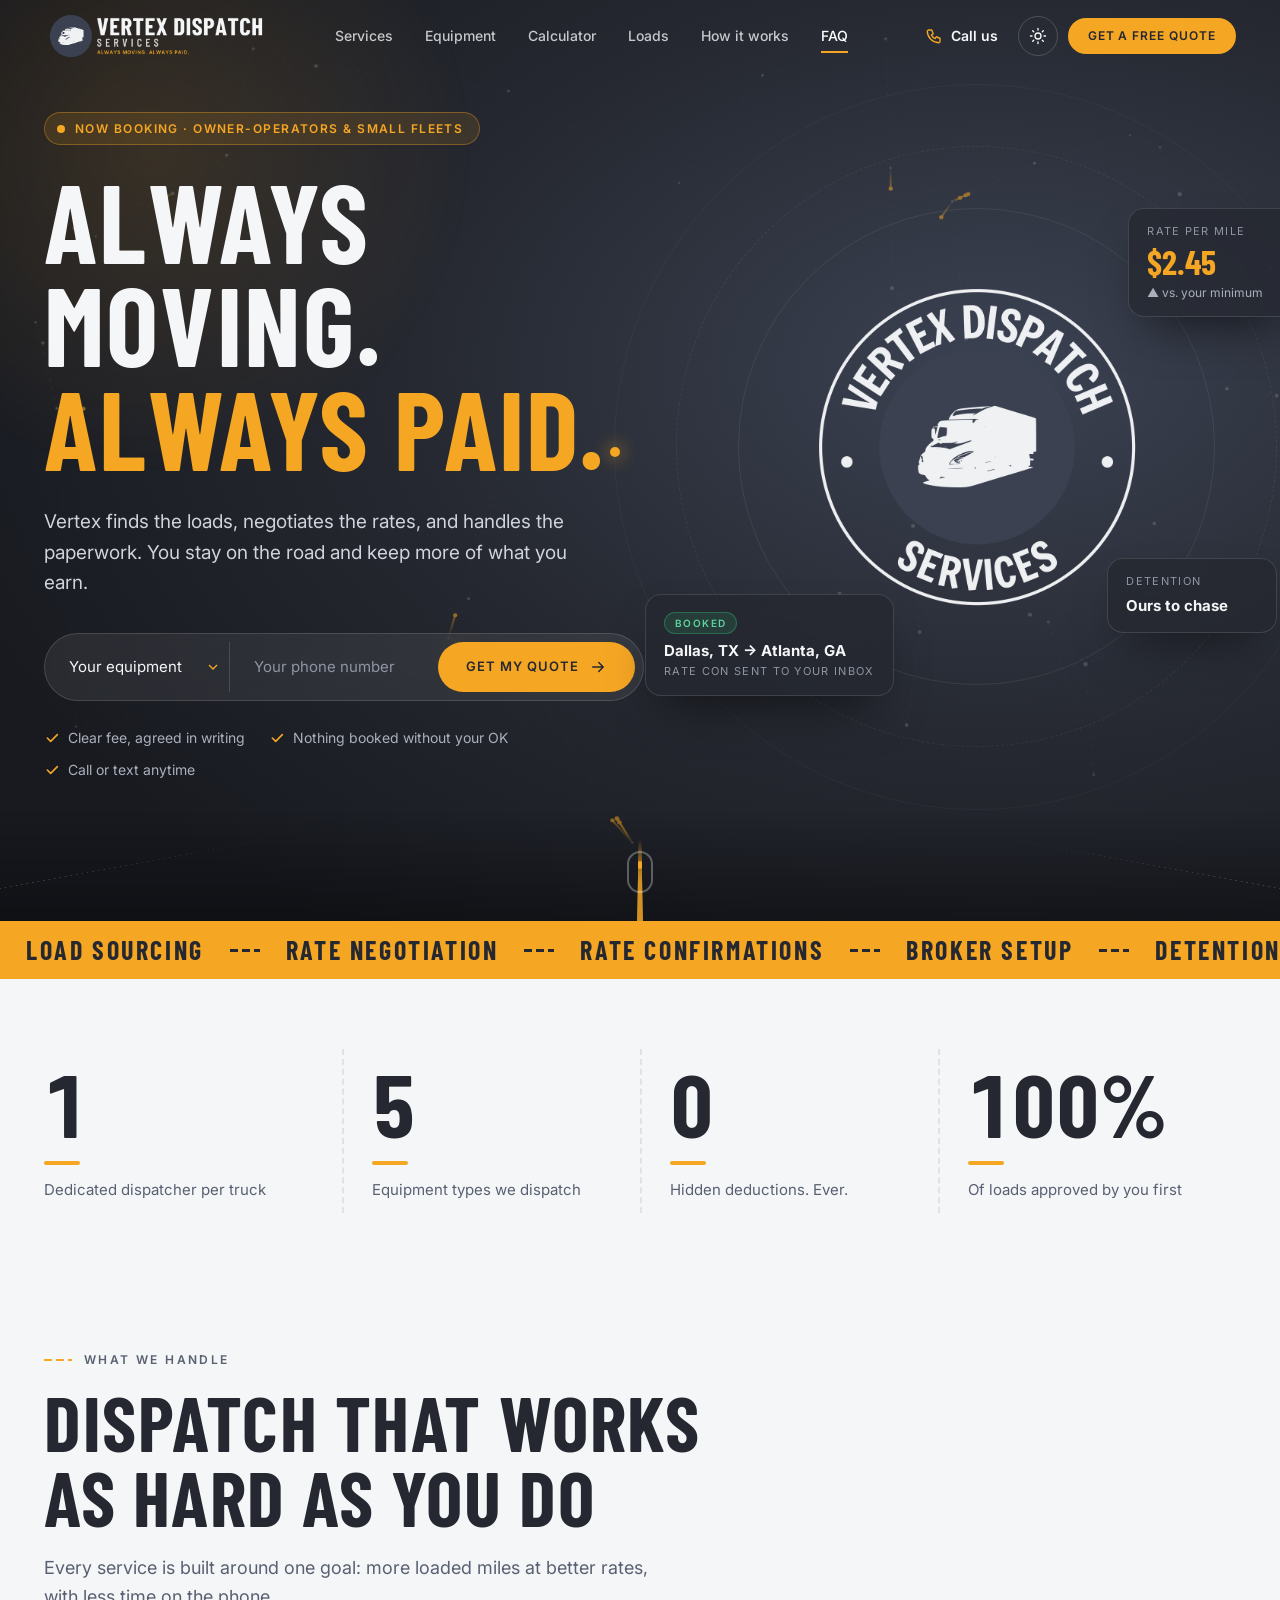
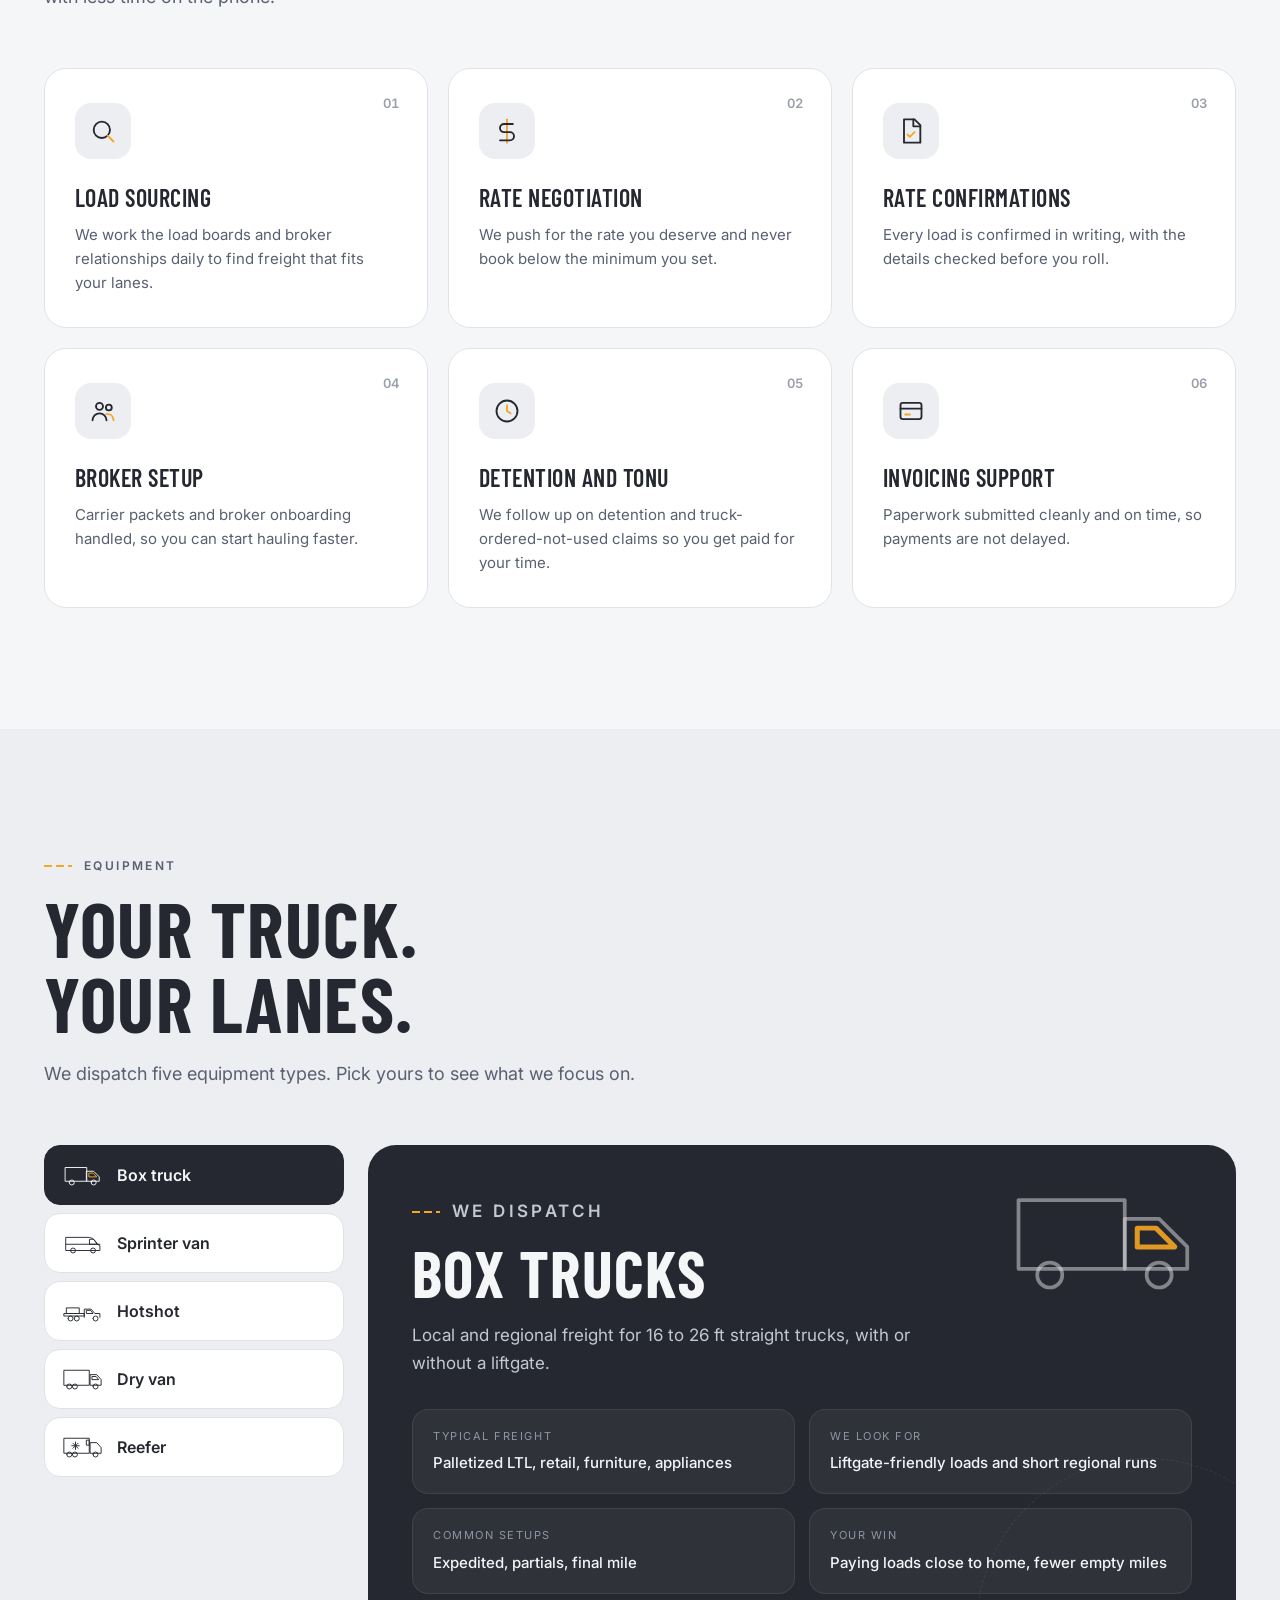
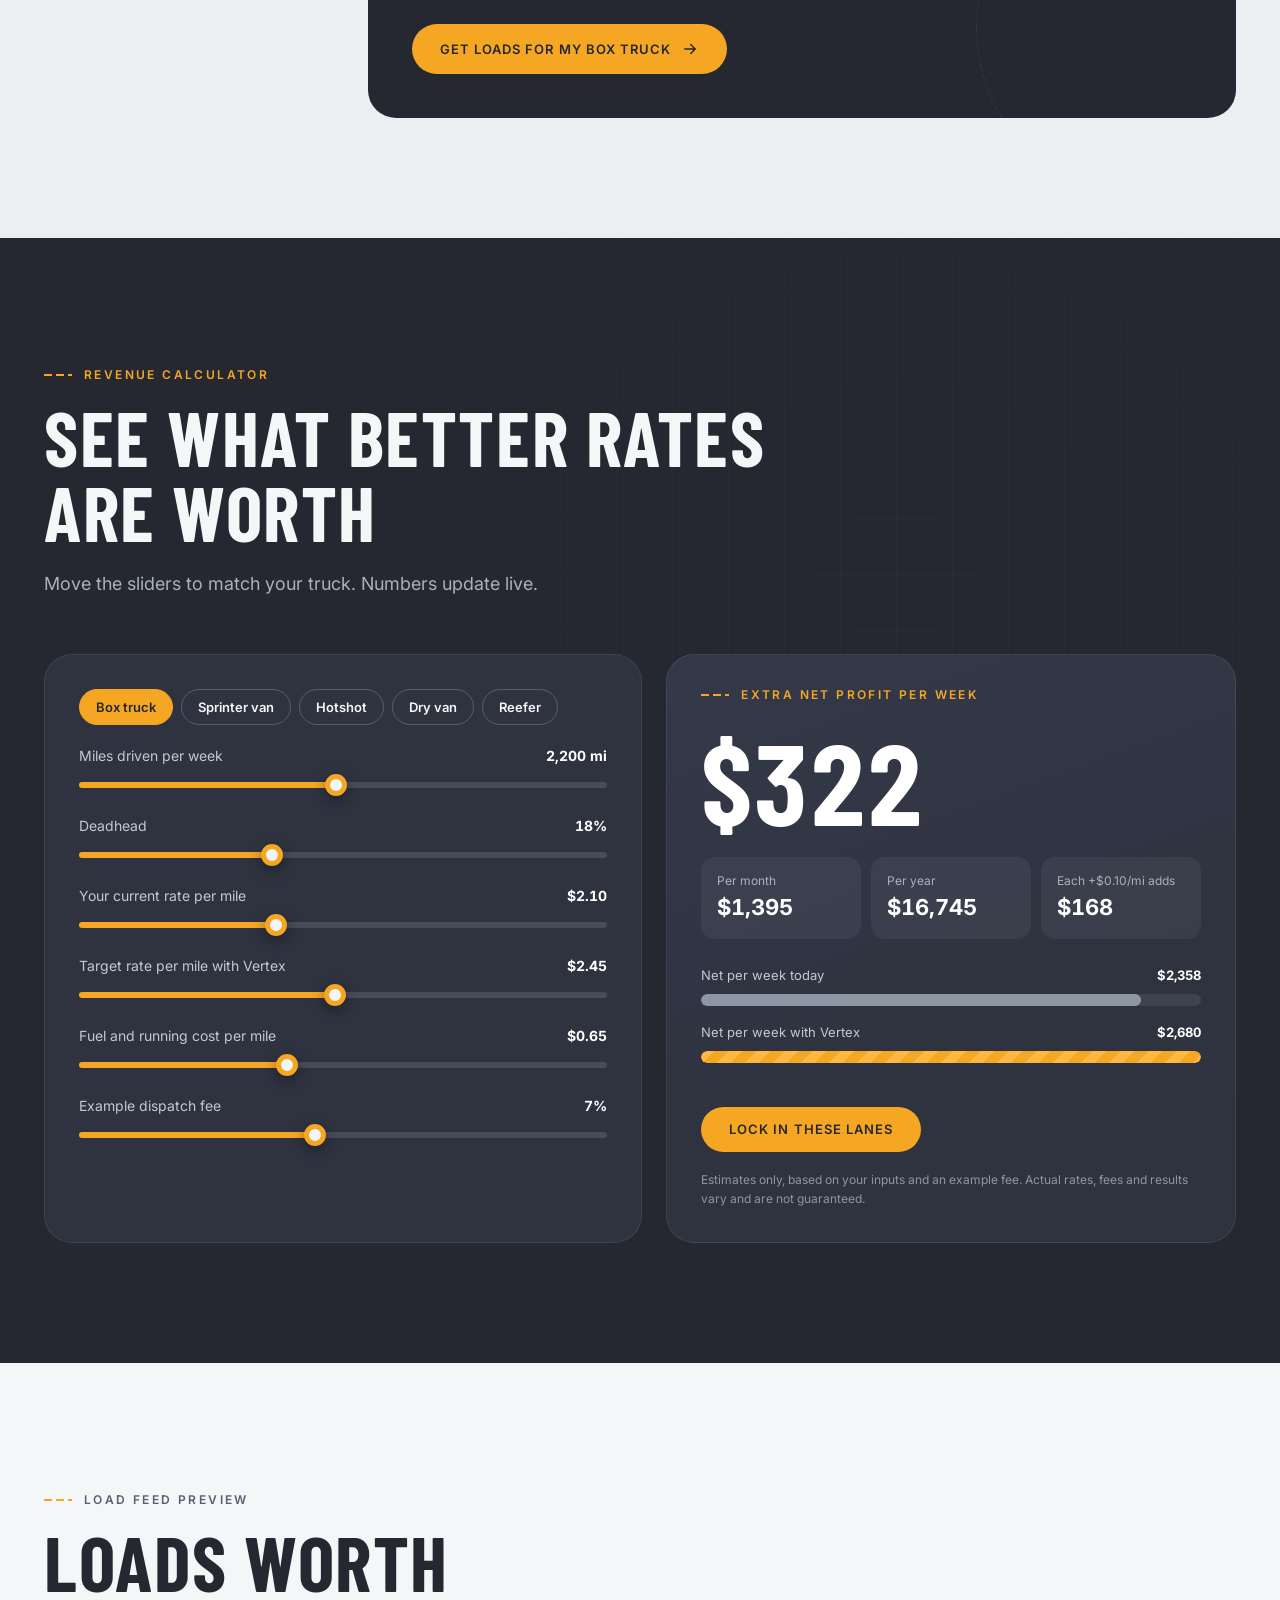
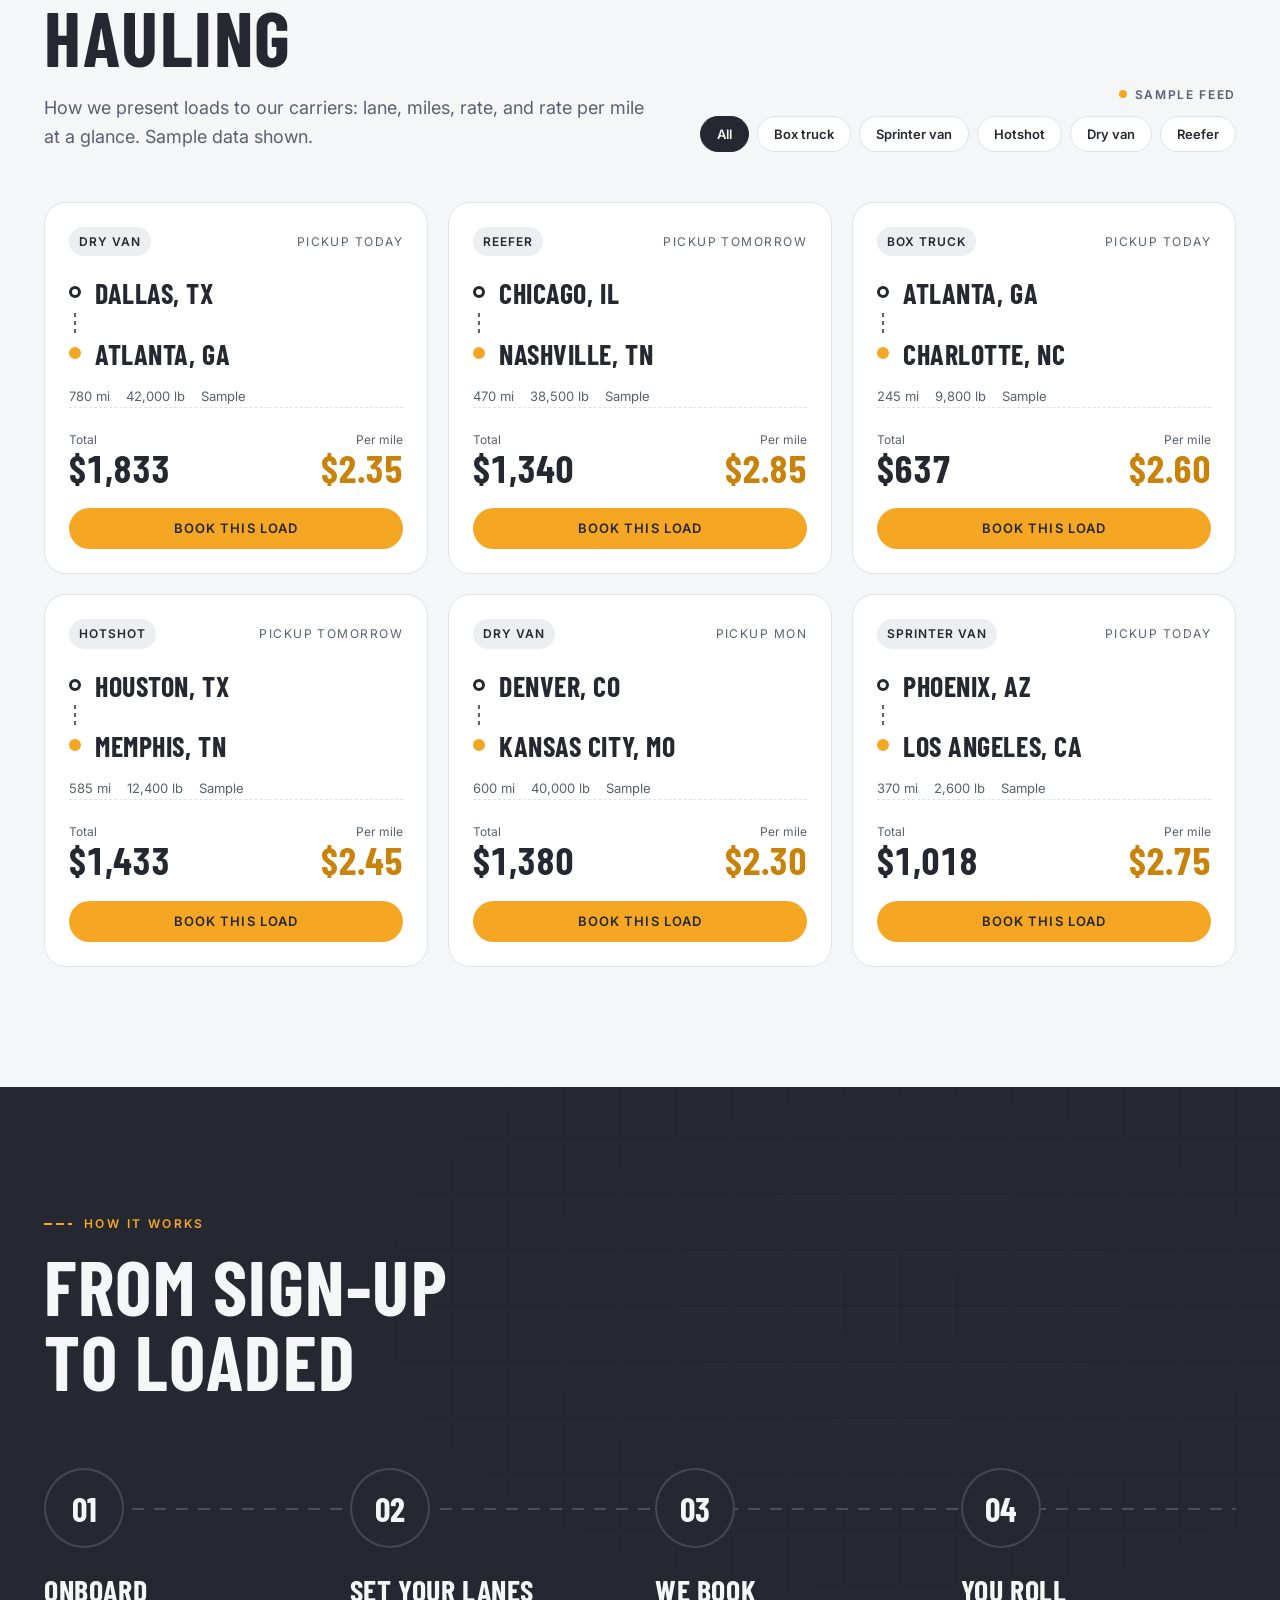
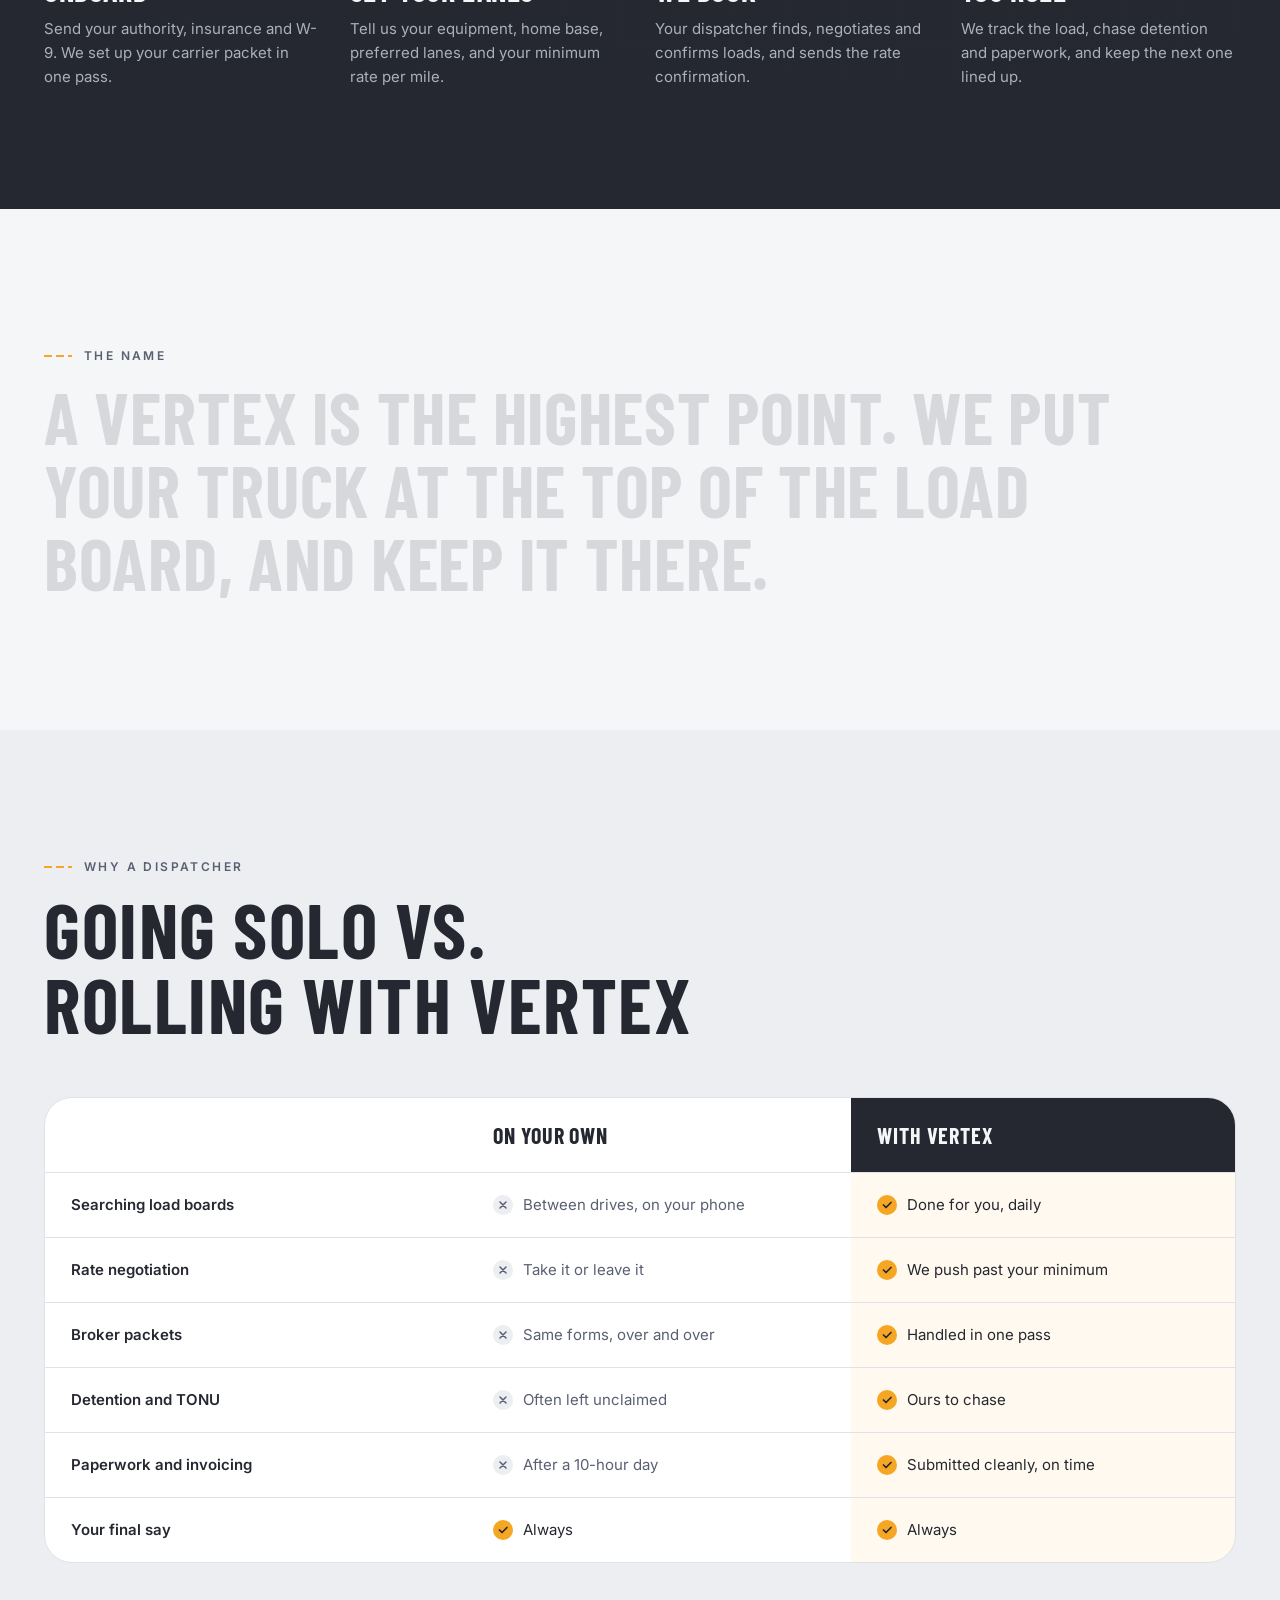
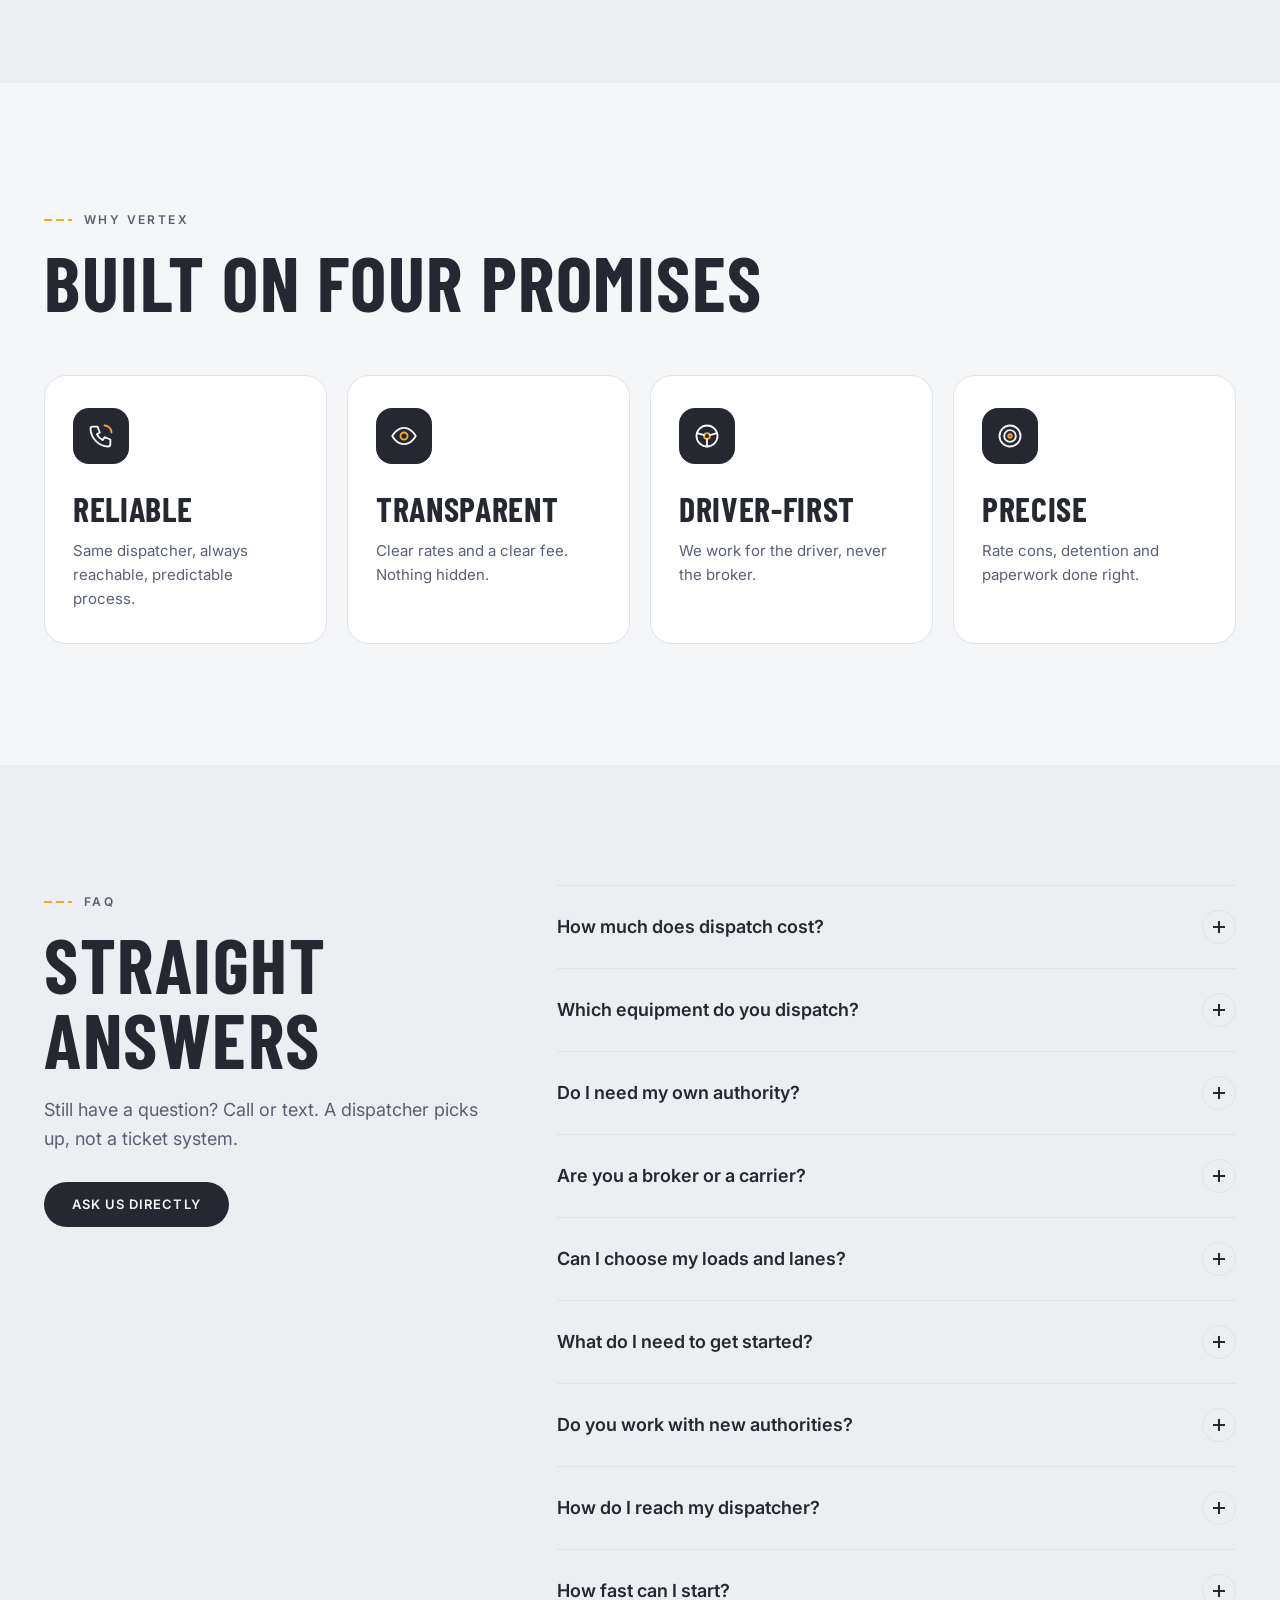
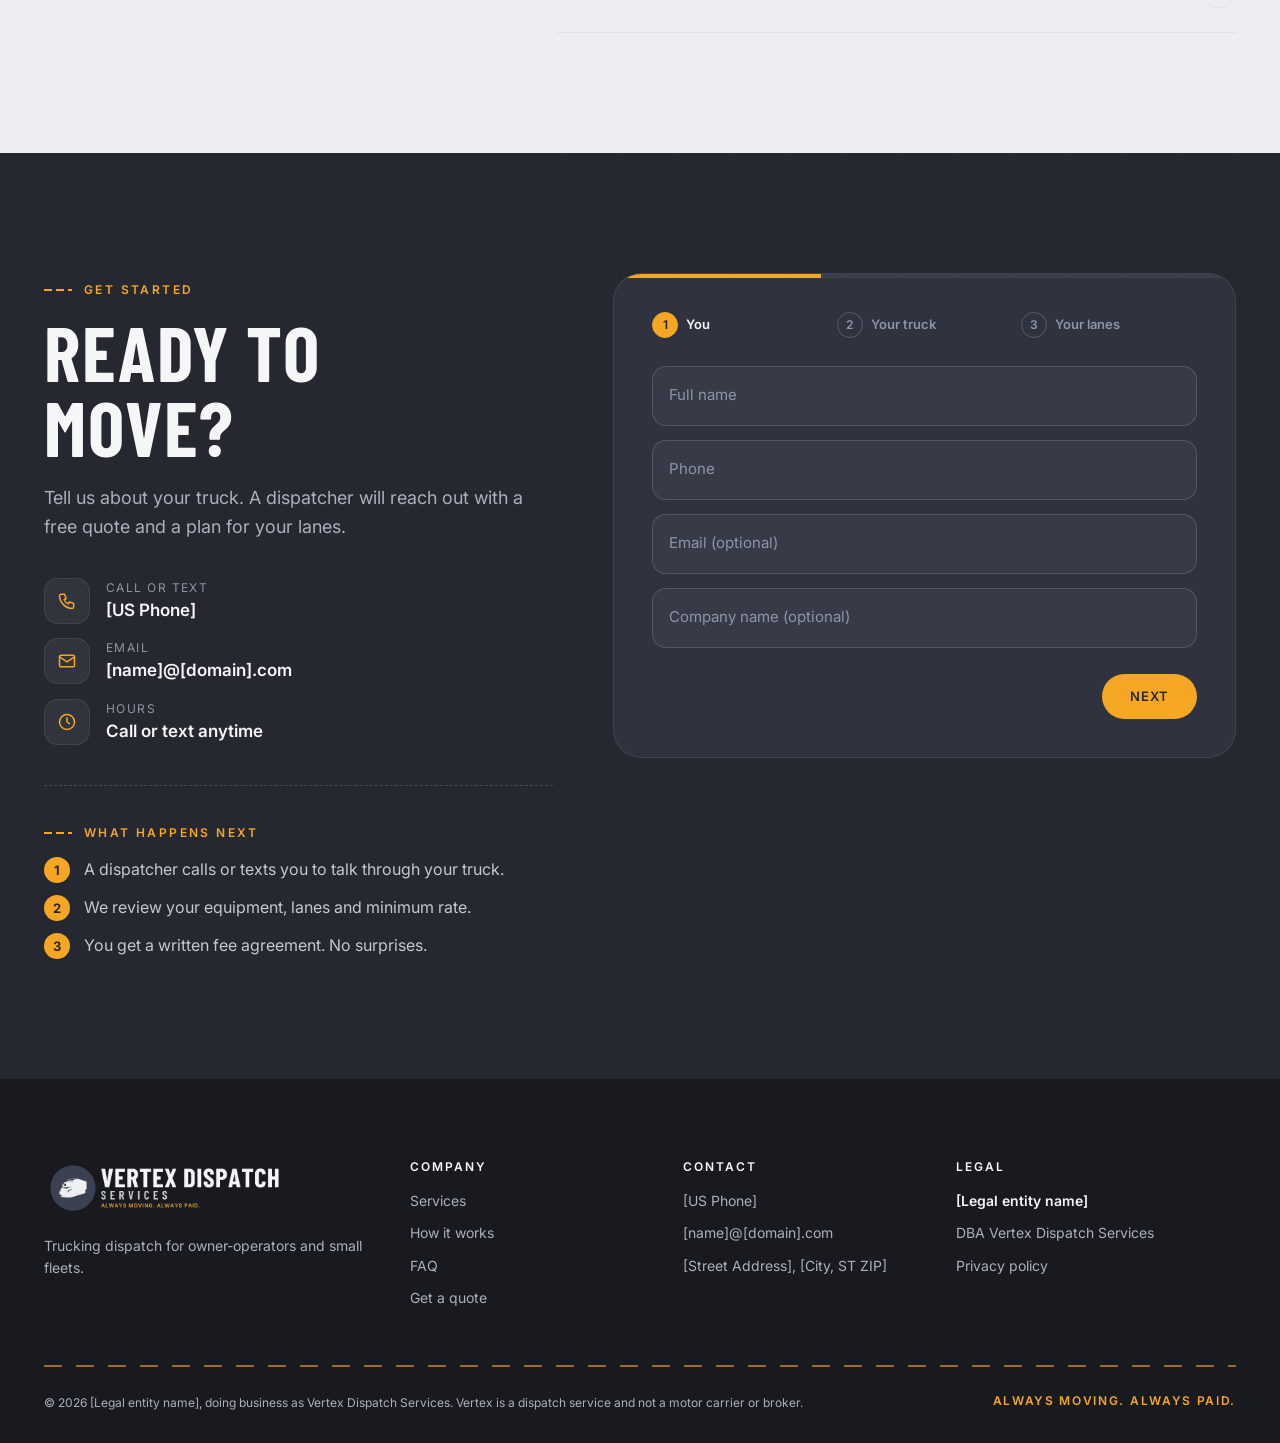
<file: index.html>
<!DOCTYPE html>
<html lang="en">
<head>
  <meta charset="utf-8">
  <meta name="viewport" content="width=device-width, initial-scale=1, viewport-fit=cover">
  <title>Vertex Dispatch Services | Always Moving. Always Paid.</title>
  <meta name="description" content="Truck dispatch for owner-operators and small fleets. We find the loads, negotiate the rates, and handle the paperwork. Box trucks, sprinter vans, hotshots, dry vans and reefers.">
  <meta name="theme-color" content="#252830">
  <meta name="color-scheme" content="light dark">

  <!-- Social sharing -->
  <meta property="og:type" content="website">
  <meta property="og:site_name" content="Vertex Dispatch Services">
  <meta property="og:title" content="Vertex Dispatch Services | Always Moving. Always Paid.">
  <meta property="og:description" content="Dispatch for owner-operators and small fleets. Full loads, fair rates, no chasing brokers.">
  <meta property="og:image" content="assets/img/og-image.png">
  <meta name="twitter:card" content="summary_large_image">

  <link rel="icon" href="assets/icons/favicon.ico" sizes="any">
  <link rel="icon" type="image/png" sizes="32x32" href="assets/icons/favicon-32.png">
  <link rel="apple-touch-icon" href="assets/icons/apple-touch-icon.png">
  <link rel="manifest" href="site.webmanifest">

  <link rel="preconnect" href="https://fonts.googleapis.com">
  <link rel="preconnect" href="https://fonts.gstatic.com" crossorigin>
  <link href="https://fonts.googleapis.com/css2?family=Barlow+Condensed:wght@500;600;700&family=Inter:wght@400;500;600;700&family=JetBrains+Mono:wght@500;700&display=swap" rel="stylesheet">
  <link rel="stylesheet" href="css/styles.css">

  <script>
    // Apply the saved theme before first paint to avoid a flash.
    try { var t = localStorage.getItem('vx-theme'); if (t) document.documentElement.dataset.theme = t; } catch (e) {}
    document.documentElement.classList.add('js');
  </script>
  <script src="js/config.js" defer></script>
  <script src="js/main.js" defer></script>
</head>
<body>
  <a class="skip" href="#main">Skip to content</a>

  <!-- Preloader -->
  <div class="loader" id="loader" aria-hidden="true">
    <img src="assets/img/badge-reversed.webp" alt="" width="140" height="140">
    <div class="loader-road"><i></i></div>
  </div>

  <div class="progress" id="progress" aria-hidden="true"></div>

  <!-- Header -->
  <header class="hdr" id="hdr">
    <div class="hdr-in">
      <a class="brand" href="#top" aria-label="Vertex Dispatch Services, home">
        <img src="assets/img/lockup-reversed.webp" alt="Vertex Dispatch Services" width="220" height="53">
      </a>
      <nav class="nav" id="nav" aria-label="Main">
        <a href="#services">Services</a>
        <a href="#equipment">Equipment</a>
        <a href="#calc">Calculator</a>
        <a href="#loads">Loads</a>
        <a href="#how">How it works</a>
        <a href="#faq">FAQ</a>
      </nav>
      <div class="hdr-act">
        <a class="hdr-phone" data-phone-link href="#contact">
          <svg viewBox="0 0 24 24" aria-hidden="true"><path d="M5 4h4l2 5-2.5 1.5a11 11 0 005 5L15 13l5 2v4a2 2 0 01-2 2A16 16 0 013 6a2 2 0 012-2"/></svg>
          <span data-phone>Call us</span>
        </a>
        <button class="theme" id="theme" type="button" aria-label="Switch color theme">
          <svg class="sun" viewBox="0 0 24 24" aria-hidden="true"><circle cx="12" cy="12" r="4"/><path d="M12 2v2M12 20v2M4.9 4.9l1.4 1.4M17.7 17.7l1.4 1.4M2 12h2M20 12h2M4.9 19.1l1.4-1.4M17.7 6.3l1.4-1.4"/></svg>
          <svg class="moon" viewBox="0 0 24 24" aria-hidden="true"><path d="M21 13A9 9 0 1111 3a7 7 0 0010 10z"/></svg>
        </button>
        <a class="btn btn-amber btn-sm hdr-cta" href="#contact">Get a free quote</a>
        <button class="burger" id="burger" type="button" aria-label="Open menu" aria-expanded="false" aria-controls="drawer"><span></span><span></span></button>
      </div>
    </div>
  </header>

  <!-- Mobile drawer -->
  <div class="drawer" id="drawer" aria-hidden="true">
    <nav aria-label="Mobile">
      <a href="#services">Services</a>
      <a href="#equipment">Equipment</a>
      <a href="#calc">Revenue calculator</a>
      <a href="#loads">Load feed</a>
      <a href="#how">How it works</a>
      <a href="#faq">FAQ</a>
      <a href="#contact">Get a free quote</a>
    </nav>
    <div class="drawer-foot">
      <a class="btn btn-amber" data-phone-link href="#contact">Call <span data-phone>us</span></a>
      <p class="tagline">Always Moving. Always Paid.</p>
    </div>
  </div>

  <main id="main">
    <!-- Hero -->
    <section class="hero" id="top">
      <canvas class="hero-grid" id="heroGrid" aria-hidden="true"></canvas>
      <div class="hero-glow" aria-hidden="true"></div>
      <div class="wrap hero-in">
        <div class="hero-copy">
          <div class="pill"><span class="dot"></span>Now booking &middot; Owner-operators &amp; small fleets</div>
          <h1 class="hero-h1" data-split>Always moving. <span class="amber">Always paid.</span></h1>
          <p class="hero-p">Vertex finds the loads, negotiates the rates, and handles the paperwork. You stay on the road and keep more of what you earn.</p>

          <form class="quick" id="quick" novalidate>
            <label class="sr" for="qEquip">Equipment</label>
            <select id="qEquip" aria-label="Your equipment">
              <option value="">Your equipment</option>
              <option>Box truck</option><option>Sprinter van</option><option>Hotshot</option><option>Dry van</option><option>Reefer</option>
            </select>
            <label class="sr" for="qPhone">Phone</label>
            <input id="qPhone" type="tel" inputmode="tel" autocomplete="tel" placeholder="Your phone number">
            <button class="btn btn-amber" type="submit">Get my quote <svg viewBox="0 0 24 24" aria-hidden="true"><path d="M5 12h14M13 6l6 6-6 6"/></svg></button>
          </form>

          <ul class="hero-trust">
            <li><svg viewBox="0 0 24 24"><path d="M5 12l5 5L20 7"/></svg>Clear fee, agreed in writing</li>
            <li><svg viewBox="0 0 24 24"><path d="M5 12l5 5L20 7"/></svg>Nothing booked without your OK</li>
            <li><svg viewBox="0 0 24 24"><path d="M5 12l5 5L20 7"/></svg>Call or text anytime</li>
          </ul>
        </div>

        <div class="hero-art" id="heroArt" aria-hidden="true">
          <div class="orbit o1"></div><div class="orbit o2"></div><div class="orbit o3"><i></i></div>
          <img class="hero-badge" src="assets/img/badge-reversed.webp" alt="" width="900" height="900" fetchpriority="high">
          <div class="float f1" data-depth="18">
            <span class="st st-ok">Booked</span>
            <b>Dallas, TX &rarr; Atlanta, GA</b>
            <small>Rate con sent to your inbox</small>
          </div>
          <div class="float f2" data-depth="-22">
            <small>Rate per mile</small>
            <b class="mono">$2.45</b>
            <span class="up">&#9650; vs. your minimum</span>
          </div>
          <div class="float f3" data-depth="12">
            <small>Detention</small>
            <b>Ours to chase</b>
          </div>
        </div>
      </div>

      <div class="road" aria-hidden="true"><div class="road-lines"></div></div>
      <a class="scroll-cue" href="#services" aria-label="Scroll to services"><span></span></a>
    </section>

    <!-- Marquee -->
    <div class="marquee" aria-hidden="true">
      <div class="marquee-track">
        <span>Load sourcing</span><i></i><span>Rate negotiation</span><i></i><span>Rate confirmations</span><i></i><span>Broker setup</span><i></i><span>Detention &amp; TONU</span><i></i><span>Invoicing support</span><i></i>
        <span>Load sourcing</span><i></i><span>Rate negotiation</span><i></i><span>Rate confirmations</span><i></i><span>Broker setup</span><i></i><span>Detention &amp; TONU</span><i></i><span>Invoicing support</span><i></i>
      </div>
    </div>

    <!-- Promise stats -->
    <section class="wrap stats" aria-label="Our promises in numbers">
      <div class="stat rv"><b data-count="1">0</b><span>Dedicated dispatcher per truck</span></div>
      <div class="stat rv"><b data-count="5">0</b><span>Equipment types we dispatch</span></div>
      <div class="stat rv"><b data-count="0" data-from="9">9</b><span>Hidden deductions. Ever.</span></div>
      <div class="stat rv"><b data-count="100" data-suffix="%">0</b><span>Of loads approved by you first</span></div>
    </section>

    <!-- Services -->
    <section class="sec" id="services">
      <div class="wrap">
        <div class="sec-head">
          <p class="eyebrow rv">What we handle</p>
          <h2 class="rv">Dispatch that works<br>as hard as you do</h2>
          <p class="lead rv">Every service is built around one goal: more loaded miles at better rates, with less time on the phone.</p>
        </div>
        <div class="grid3" id="svc"></div>
      </div>
    </section>

    <!-- Equipment -->
    <section class="sec sec-alt" id="equipment">
      <div class="wrap">
        <div class="sec-head">
          <p class="eyebrow rv">Equipment</p>
          <h2 class="rv">Your truck.<br>Your lanes.</h2>
          <p class="lead rv">We dispatch five equipment types. Pick yours to see what we focus on.</p>
        </div>
        <div class="eq rv">
          <div class="eq-tabs" role="tablist" id="eqTabs"></div>
          <div class="eq-panel" id="eqPanel" role="tabpanel" aria-live="polite"></div>
        </div>
      </div>
    </section>

    <!-- Calculator -->
    <section class="band" id="calc">
      <div class="wrap sec">
        <div class="sec-head">
          <p class="eyebrow eyebrow-amber rv">Revenue calculator</p>
          <h2 class="rv">See what better rates<br>are worth</h2>
          <p class="lead rv">Move the sliders to match your truck. Numbers update live.</p>
        </div>
        <div class="calc">
          <div class="panel rv">
            <div class="chips" id="calcEq" role="group" aria-label="Equipment preset"></div>
            <div class="slider"><label for="mi">Miles driven per week <output id="o-mi"></output></label><input id="mi" type="range" min="500" max="4000" step="50" value="2200"></div>
            <div class="slider"><label for="dh">Deadhead <output id="o-dh"></output></label><input id="dh" type="range" min="0" max="50" value="18"></div>
            <div class="slider"><label for="cr">Your current rate per mile <output id="o-cr"></output></label><input id="cr" type="range" min="1" max="4" step=".05" value="2.1"></div>
            <div class="slider"><label for="tr">Target rate per mile with Vertex <output id="o-tr"></output></label><input id="tr" type="range" min="1" max="4" step=".05" value="2.45"></div>
            <div class="slider"><label for="fu">Fuel and running cost per mile <output id="o-fu"></output></label><input id="fu" type="range" min=".3" max="1.2" step=".05" value=".65"></div>
            <div class="slider"><label for="fe">Example dispatch fee <output id="o-fe"></output></label><input id="fe" type="range" min="3" max="12" step=".5" value="7"></div>
          </div>
          <div class="panel panel-out rv">
            <p class="eyebrow eyebrow-amber">Extra net profit per week</p>
            <div class="big mono" id="r-d">$0</div>
            <div class="kpis">
              <div><small>Per month</small><b class="mono" id="r-m">$0</b></div>
              <div><small>Per year</small><b class="mono" id="r-y">$0</b></div>
              <div><small>Each +$0.10/mi adds</small><b class="mono" id="r-p">$0</b></div>
            </div>
            <div class="bar-row"><span>Net per week today</span><b class="mono" id="r-n0"></b></div>
            <div class="bar"><i id="b0"></i></div>
            <div class="bar-row"><span>Net per week with Vertex</span><b class="mono" id="r-n1"></b></div>
            <div class="bar bar-amber"><i id="b1"></i></div>
            <p class="note" id="r-note" aria-live="polite"></p>
            <a class="btn btn-amber" href="#contact" data-calc-cta>Lock in these lanes</a>
            <p class="fine">Estimates only, based on your inputs and an example fee. Actual rates, fees and results vary and are not guaranteed.</p>
          </div>
        </div>
      </div>
    </section>

    <!-- Load feed -->
    <section class="sec" id="loads">
      <div class="wrap">
        <div class="sec-head sec-head-row">
          <div>
            <p class="eyebrow rv">Load feed preview</p>
            <h2 class="rv">Loads worth<br>hauling</h2>
            <p class="lead rv">How we present loads to our carriers: lane, miles, rate, and rate per mile at a glance. Sample data shown.</p>
          </div>
          <div class="feed-ctrl rv">
            <span class="live"><i></i>Sample feed</span>
            <div class="chips chips-light" id="feedFilter" role="group" aria-label="Filter by equipment"></div>
          </div>
        </div>
        <div class="feed" id="feed" aria-live="polite"></div>
      </div>
    </section>

    <!-- How it works -->
    <section class="band" id="how">
      <div class="wrap sec">
        <div class="sec-head">
          <p class="eyebrow eyebrow-amber rv">How it works</p>
          <h2 class="rv">From sign-up<br>to loaded</h2>
        </div>
        <div class="steps" id="steps">
          <div class="steps-line" aria-hidden="true"><i id="stepsFill"></i></div>
          <div class="step rv"><span class="step-n">01</span><h3>Onboard</h3><p>Send your authority, insurance and W-9. We set up your carrier packet in one pass.</p></div>
          <div class="step rv"><span class="step-n">02</span><h3>Set your lanes</h3><p>Tell us your equipment, home base, preferred lanes, and your minimum rate per mile.</p></div>
          <div class="step rv"><span class="step-n">03</span><h3>We book</h3><p>Your dispatcher finds, negotiates and confirms loads, and sends the rate confirmation.</p></div>
          <div class="step rv"><span class="step-n">04</span><h3>You roll</h3><p>We track the load, chase detention and paperwork, and keep the next one lined up.</p></div>
        </div>
      </div>
    </section>

    <!-- Statement -->
    <section class="statement">
      <div class="wrap">
        <p class="eyebrow rv">The name</p>
        <p class="statement-text" id="statement">A vertex is the highest point. We put your truck at the top of the load board, and keep it there.</p>
      </div>
    </section>

    <!-- Compare -->
    <section class="sec sec-alt" id="compare">
      <div class="wrap">
        <div class="sec-head">
          <p class="eyebrow rv">Why a dispatcher</p>
          <h2 class="rv">Going solo vs.<br>rolling with Vertex</h2>
        </div>
        <div class="compare rv">
          <div class="cmp-row cmp-head"><span></span><span>On your own</span><span>With Vertex</span></div>
          <div class="cmp-row"><span>Searching load boards</span><span class="no">Between drives, on your phone</span><span class="yes">Done for you, daily</span></div>
          <div class="cmp-row"><span>Rate negotiation</span><span class="no">Take it or leave it</span><span class="yes">We push past your minimum</span></div>
          <div class="cmp-row"><span>Broker packets</span><span class="no">Same forms, over and over</span><span class="yes">Handled in one pass</span></div>
          <div class="cmp-row"><span>Detention and TONU</span><span class="no">Often left unclaimed</span><span class="yes">Ours to chase</span></div>
          <div class="cmp-row"><span>Paperwork and invoicing</span><span class="no">After a 10-hour day</span><span class="yes">Submitted cleanly, on time</span></div>
          <div class="cmp-row"><span>Your final say</span><span class="yes">Always</span><span class="yes">Always</span></div>
        </div>
      </div>
    </section>

    <!-- Pillars -->
    <section class="sec" id="why">
      <div class="wrap">
        <div class="sec-head">
          <p class="eyebrow rv">Why Vertex</p>
          <h2 class="rv">Built on four promises</h2>
        </div>
        <div class="grid4" id="pillars"></div>
      </div>
    </section>

    <!-- FAQ -->
    <section class="sec sec-alt" id="faq">
      <div class="wrap faq-wrap">
        <div class="sec-head">
          <p class="eyebrow rv">FAQ</p>
          <h2 class="rv">Straight<br>answers</h2>
          <p class="lead rv">Still have a question? Call or text. A dispatcher picks up, not a ticket system.</p>
          <a class="btn btn-dark rv" href="#contact">Ask us directly</a>
        </div>
        <div class="faq" id="faqList"></div>
      </div>
    </section>

    <!-- Contact -->
    <section class="band" id="contact">
      <div class="wrap sec contact">
        <div class="contact-copy">
          <p class="eyebrow eyebrow-amber rv">Get started</p>
          <h2 class="rv">Ready to<br>move?</h2>
          <p class="lead rv">Tell us about your truck. A dispatcher will reach out with a free quote and a plan for your lanes.</p>
          <ul class="contact-list rv">
            <li><svg viewBox="0 0 24 24" aria-hidden="true"><path d="M5 4h4l2 5-2.5 1.5a11 11 0 005 5L15 13l5 2v4a2 2 0 01-2 2A16 16 0 013 6a2 2 0 012-2"/></svg><div><small>Call or text</small><a data-phone-link href="#contact"><span data-phone>[US Phone]</span></a></div></li>
            <li><svg viewBox="0 0 24 24" aria-hidden="true"><rect x="3" y="5" width="18" height="14" rx="2"/><path d="M3 7l9 6 9-6"/></svg><div><small>Email</small><a data-email-link href="#contact"><span data-email>[name]@[domain].com</span></a></div></li>
            <li><svg viewBox="0 0 24 24" aria-hidden="true"><circle cx="12" cy="12" r="9"/><path d="M12 7v5l3 2"/></svg><div><small>Hours</small><span data-hours>[Hours]</span></div></li>
          </ul>
          <div class="next rv">
            <p class="eyebrow eyebrow-amber">What happens next</p>
            <ol>
              <li>A dispatcher calls or texts you to talk through your truck.</li>
              <li>We review your equipment, lanes and minimum rate.</li>
              <li>You get a written fee agreement. No surprises.</li>
            </ol>
          </div>
        </div>

        <form class="form panel rv" id="form" novalidate>
          <div class="form-prog" aria-hidden="true"><i id="formBar"></i></div>
          <ol class="form-steps" aria-label="Form progress">
            <li class="on">You</li><li>Your truck</li><li>Your lanes</li>
          </ol>

          <fieldset class="fs on" data-step="0">
            <legend class="sr">About you</legend>
            <div class="fld"><input id="f-name" name="name" required autocomplete="name" placeholder=" "><label for="f-name">Full name</label><small class="err">Please enter your name.</small></div>
            <div class="fld"><input id="f-phone" name="phone" type="tel" inputmode="tel" required autocomplete="tel" placeholder=" "><label for="f-phone">Phone</label><small class="err">Please enter a valid US phone number.</small></div>
            <div class="fld"><input id="f-email" name="email" type="email" autocomplete="email" placeholder=" "><label for="f-email">Email (optional)</label><small class="err">That email doesn't look right.</small></div>
            <div class="fld"><input id="f-company" name="company" autocomplete="organization" placeholder=" "><label for="f-company">Company name (optional)</label></div>
          </fieldset>

          <fieldset class="fs" data-step="1">
            <legend class="fs-legend">Equipment</legend>
            <div class="pick" id="f-equip" role="radiogroup" aria-label="Equipment"></div>
            <small class="err" id="equipErr">Pick your equipment.</small>
            <div class="row2">
              <div class="fld"><select id="f-trucks" name="trucks"><option value="1">1 truck</option><option value="2-3">2 to 3 trucks</option><option value="4-10">4 to 10 trucks</option><option value="10+">More than 10</option></select><label for="f-trucks" class="lbl-up">Fleet size</label></div>
              <div class="fld"><select id="f-auth" name="authority"><option>Active authority</option><option>New authority (under 1 year)</option><option>Still applying</option></select><label for="f-auth" class="lbl-up">Authority</label></div>
            </div>
          </fieldset>

          <fieldset class="fs" data-step="2">
            <legend class="sr">Your lanes</legend>
            <div class="row2">
              <div class="fld"><input id="f-base" name="home_base" placeholder=" "><label for="f-base">Home base (city, state)</label></div>
              <div class="fld"><input id="f-min" name="min_rate" inputmode="decimal" placeholder=" "><label for="f-min">Minimum rate per mile</label></div>
            </div>
            <div class="fld"><textarea id="f-msg" name="message" rows="4" placeholder=" "></textarea><label for="f-msg">Preferred lanes or questions</label></div>
            <label class="check"><input type="checkbox" id="f-consent" required><span>I agree to be contacted by phone, text or email about dispatch services. See our <a href="privacy.html">privacy policy</a>.</span></label>
            <small class="err" id="consentErr">Please confirm so we can reach you.</small>
            <input type="text" name="_gotcha" class="hp" tabindex="-1" autocomplete="off" aria-hidden="true">
          </fieldset>

          <div class="form-nav">
            <button class="btn btn-ghost" type="button" id="prev" hidden>Back</button>
            <button class="btn btn-amber" type="button" id="next">Next</button>
            <button class="btn btn-amber" type="submit" id="submit" hidden><span>Request my free quote</span></button>
          </div>

          <div class="done" id="done" hidden>
            <svg class="done-ic" viewBox="0 0 52 52" aria-hidden="true"><circle cx="26" cy="26" r="24"/><path d="M15 27l7 7 15-15"/></svg>
            <h3 id="doneTitle">Request received.</h3>
            <p id="doneText">A dispatcher will reach out shortly.</p>
            <button class="btn btn-ghost" type="button" id="again">Send another</button>
          </div>
        </form>
      </div>
    </section>
  </main>

  <!-- Footer -->
  <footer class="ftr">
    <div class="wrap">
      <div class="ftr-top">
        <div class="ftr-brand">
          <img src="assets/img/lockup-reversed.webp" alt="Vertex Dispatch Services" width="240" height="58" loading="lazy">
          <p>Trucking dispatch for owner-operators and small fleets.</p>
        </div>
        <nav class="ftr-col" aria-label="Footer">
          <p class="ftr-h">Company</p>
          <a href="#services">Services</a><a href="#how">How it works</a><a href="#faq">FAQ</a><a href="#contact">Get a quote</a>
        </nav>
        <div class="ftr-col">
          <p class="ftr-h">Contact</p>
          <a data-phone-link href="#contact"><span data-phone>[US Phone]</span></a>
          <a data-email-link href="#contact"><span data-email>[name]@[domain].com</span></a>
          <span data-address>[Street Address], [City, ST ZIP]</span>
        </div>
        <div class="ftr-col">
          <p class="ftr-h">Legal</p>
          <span><b data-legal>[Legal entity name]</b></span>
          <span>DBA Vertex Dispatch Services</span>
          <span data-mcdot-wrap>MC/DOT: <span data-mcdot>[if applicable]</span></span>
          <a href="privacy.html">Privacy policy</a>
        </div>
      </div>
      <div class="ftr-road" aria-hidden="true"></div>
      <div class="ftr-bot">
        <p>&copy; <span id="year">2026</span> <span data-legal>[Legal entity name]</span>, doing business as Vertex Dispatch Services. Vertex is a dispatch service and not a motor carrier or broker.</p>
        <p class="tagline">Always Moving. Always Paid.</p>
      </div>
    </div>
  </footer>

  <!-- Mobile sticky CTA -->
  <div class="mcta" id="mcta">
    <a class="btn btn-ghost-dark" data-phone-link href="#contact">
      <svg viewBox="0 0 24 24" aria-hidden="true"><path d="M5 4h4l2 5-2.5 1.5a11 11 0 005 5L15 13l5 2v4a2 2 0 01-2 2A16 16 0 013 6a2 2 0 012-2"/></svg>Call
    </a>
    <a class="btn btn-amber" href="#contact">Get a free quote</a>
  </div>

  <button class="totop" id="totop" type="button" aria-label="Back to top"><svg viewBox="0 0 24 24" aria-hidden="true"><path d="M12 19V5M6 11l6-6 6 6"/></svg></button>
  <div class="toast" id="toast" role="status" aria-live="polite"></div>
</body>
</html>
</file>
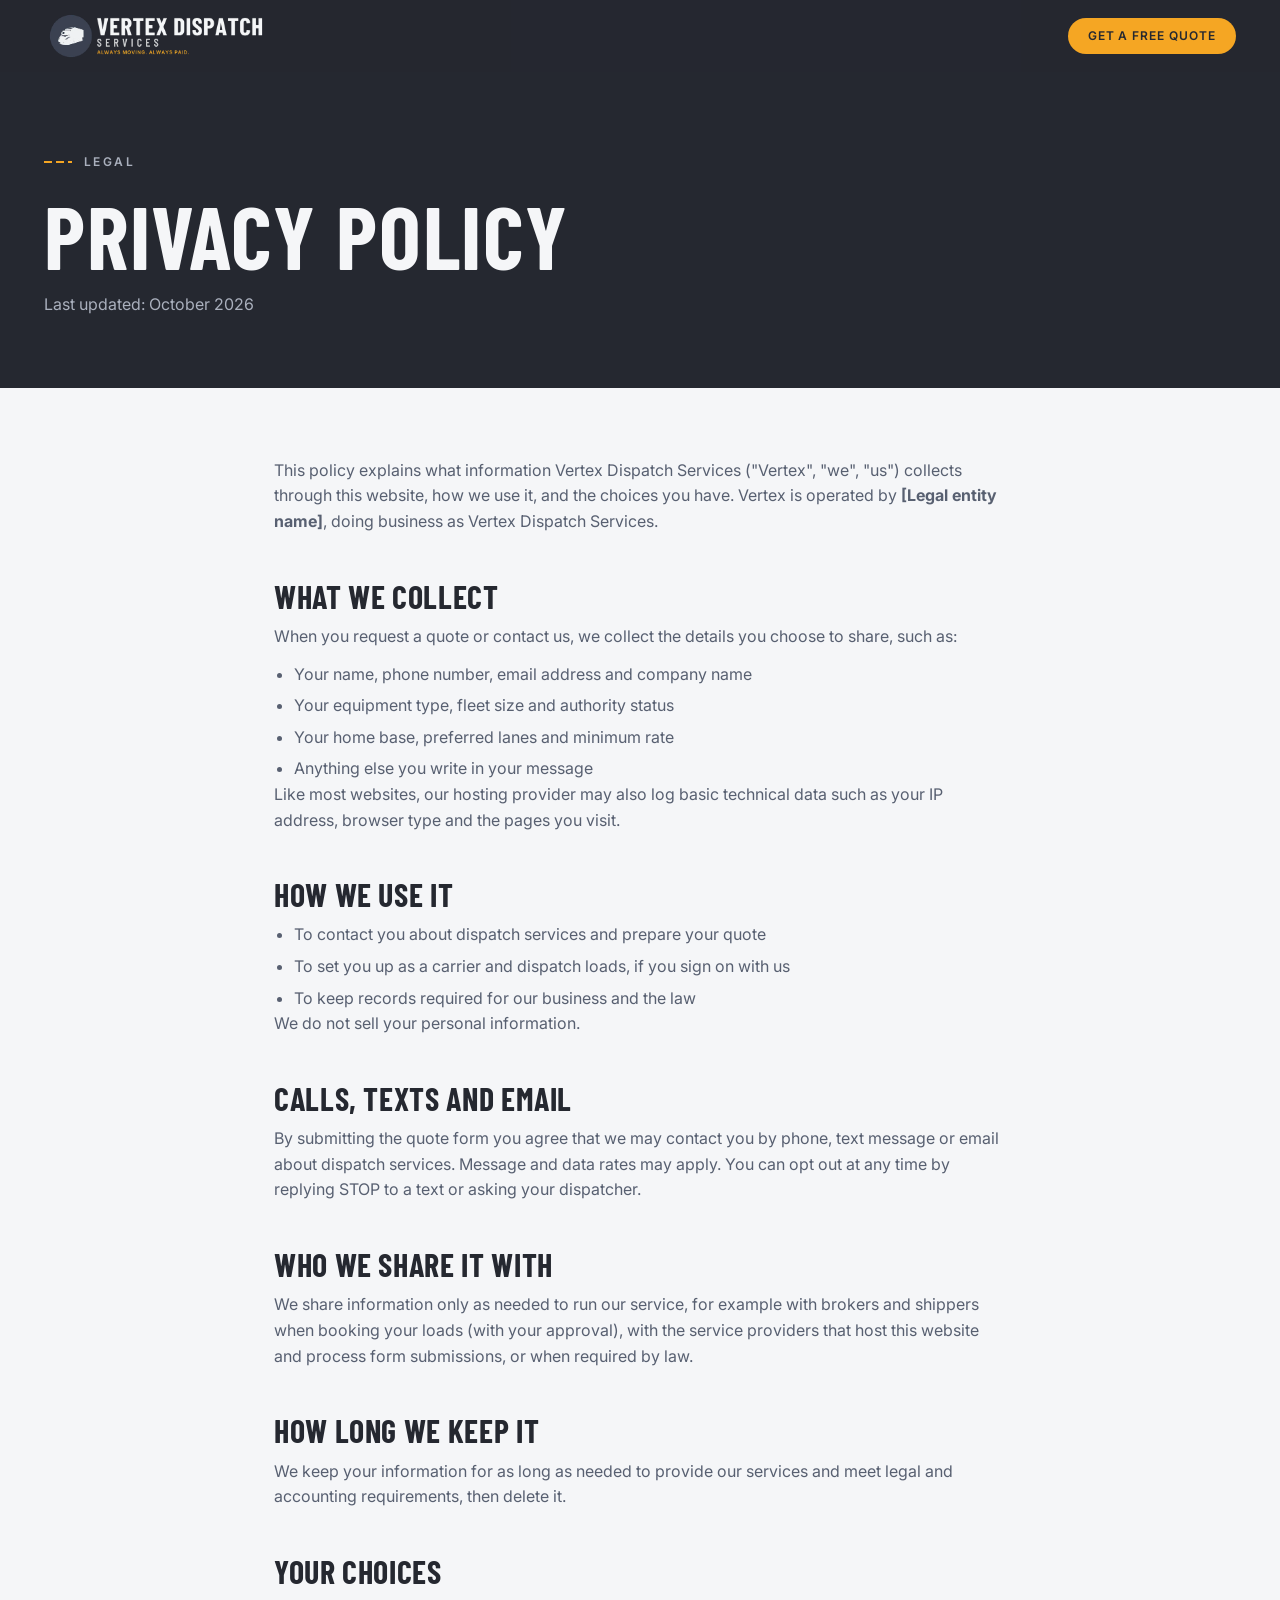
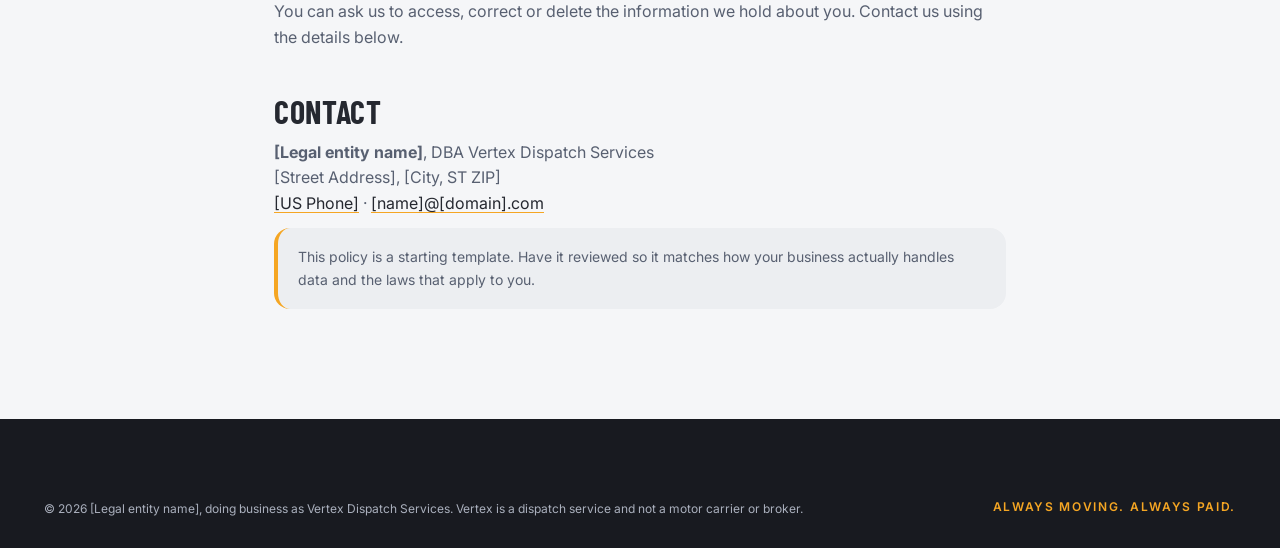
<file: privacy.html>
<!DOCTYPE html>
<html lang="en">
<head>
  <meta charset="utf-8">
  <meta name="viewport" content="width=device-width, initial-scale=1, viewport-fit=cover">
  <title>Privacy Policy | Vertex Dispatch Services</title>
  <meta name="description" content="How Vertex Dispatch Services collects and uses the information you share with us.">
  <meta name="theme-color" content="#252830">
  <link rel="icon" href="assets/icons/favicon.ico" sizes="any">
  <link rel="apple-touch-icon" href="assets/icons/apple-touch-icon.png">
  <link rel="preconnect" href="https://fonts.googleapis.com">
  <link rel="preconnect" href="https://fonts.gstatic.com" crossorigin>
  <link href="https://fonts.googleapis.com/css2?family=Barlow+Condensed:wght@600;700&family=Inter:wght@400;500;600;700&display=swap" rel="stylesheet">
  <link rel="stylesheet" href="css/styles.css">
  <script>try { var t = localStorage.getItem('vx-theme'); if (t) document.documentElement.dataset.theme = t; } catch (e) {}</script>
  <style>
    .doc-hero { background: var(--charcoal); color: var(--mist); padding: calc(var(--hdr) + 70px) 0 70px; }
    .doc-hero h1 { font-size: clamp(48px, 7vw, 88px); margin-top: 6px; }
    .doc-hero p { color: #AAB0BD; margin-top: 14px; }
    .doc { max-width: 780px; padding-top: 70px; padding-bottom: 110px; }
    .doc h2 { font-size: 32px; margin: 46px 0 12px; }
    .doc p, .doc li { color: var(--mu); }
    .doc p + p { margin-top: 12px; }
    .doc ul { padding-left: 20px; margin: 12px 0 0; display: grid; gap: 6px; }
    .doc a { color: var(--tx); text-decoration-color: var(--amber); text-underline-offset: 3px; }
    .doc-note { margin-top: 30px; padding: 18px 20px; border-radius: 16px; background: var(--bg-alt); border-left: 4px solid var(--amber); font-size: 14px; }
    .hdr { background: rgba(37, 40, 48, .92); }
  </style>
</head>
<body>
  <header class="hdr">
    <div class="hdr-in">
      <a class="brand" href="index.html" aria-label="Vertex Dispatch Services, home"><img src="assets/img/lockup-reversed.webp" alt="Vertex Dispatch Services" width="220" height="53"></a>
      <a class="btn btn-amber btn-sm" href="index.html#contact">Get a free quote</a>
    </div>
  </header>

  <section class="doc-hero">
    <div class="wrap">
      <p class="eyebrow eyebrow-amber">Legal</p>
      <h1>Privacy policy</h1>
      <p>Last updated: October 2026</p>
    </div>
  </section>

  <main class="wrap doc">
    <p>This policy explains what information Vertex Dispatch Services ("Vertex", "we", "us") collects through this website, how we use it, and the choices you have. Vertex is operated by <b data-legal>[Legal entity name]</b>, doing business as Vertex Dispatch Services.</p>

    <h2>What we collect</h2>
    <p>When you request a quote or contact us, we collect the details you choose to share, such as:</p>
    <ul>
      <li>Your name, phone number, email address and company name</li>
      <li>Your equipment type, fleet size and authority status</li>
      <li>Your home base, preferred lanes and minimum rate</li>
      <li>Anything else you write in your message</li>
    </ul>
    <p>Like most websites, our hosting provider may also log basic technical data such as your IP address, browser type and the pages you visit.</p>

    <h2>How we use it</h2>
    <ul>
      <li>To contact you about dispatch services and prepare your quote</li>
      <li>To set you up as a carrier and dispatch loads, if you sign on with us</li>
      <li>To keep records required for our business and the law</li>
    </ul>
    <p>We do not sell your personal information.</p>

    <h2>Calls, texts and email</h2>
    <p>By submitting the quote form you agree that we may contact you by phone, text message or email about dispatch services. Message and data rates may apply. You can opt out at any time by replying STOP to a text or asking your dispatcher.</p>

    <h2>Who we share it with</h2>
    <p>We share information only as needed to run our service, for example with brokers and shippers when booking your loads (with your approval), with the service providers that host this website and process form submissions, or when required by law.</p>

    <h2>How long we keep it</h2>
    <p>We keep your information for as long as needed to provide our services and meet legal and accounting requirements, then delete it.</p>

    <h2>Your choices</h2>
    <p>You can ask us to access, correct or delete the information we hold about you. Contact us using the details below.</p>

    <h2>Contact</h2>
    <p><b data-legal>[Legal entity name]</b>, DBA Vertex Dispatch Services<br>
      <span data-address>[Street Address], [City, ST ZIP]</span><br>
      <a data-phone-link href="index.html#contact"><span data-phone>[US Phone]</span></a> &middot; <a data-email-link href="index.html#contact"><span data-email>[name]@[domain].com</span></a></p>

    <p class="doc-note">This policy is a starting template. Have it reviewed so it matches how your business actually handles data and the laws that apply to you.</p>
  </main>

  <footer class="ftr">
    <div class="wrap">
      <div class="ftr-bot">
        <p>&copy; <span id="year">2026</span> <span data-legal>[Legal entity name]</span>, doing business as Vertex Dispatch Services. Vertex is a dispatch service and not a motor carrier or broker.</p>
        <p class="tagline">Always Moving. Always Paid.</p>
      </div>
    </div>
  </footer>

  <script src="js/config.js"></script>
  <script>
    (function () {
      var C = window.VERTEX_CONFIG || {};
      function set(sel, v) { if (v) document.querySelectorAll(sel).forEach(function (el) { el.textContent = v; }); }
      set('[data-phone]', C.phoneDisplay || C.phone); set('[data-email]', C.email);
      set('[data-address]', C.address); set('[data-legal]', C.legalName);
      if (C.phone) document.querySelectorAll('[data-phone-link]').forEach(function (a) { a.href = 'tel:' + C.phone; });
      if (C.email) document.querySelectorAll('[data-email-link]').forEach(function (a) { a.href = 'mailto:' + C.email; });
      document.getElementById('year').textContent = new Date().getFullYear();
    })();
  </script>
</body>
</html>
</file>
<file: css/styles.css>
/* =========================================================
   Vertex Dispatch Services — site styles
   Brand: Charcoal #252830 · Road Gray #D3D4D6 · Mist #F5F6F8
          Signal Amber #F5A623 · Deep Slate #3B4252
   ========================================================= */

:root {
  --charcoal: #252830;
  --slate: #3B4252;
  --gray: #D3D4D6;
  --mist: #F5F6F8;
  --amber: #F5A623;
  --amber-deep: #C9820A;
  --green: #2E9E6B;
  --night: #181a20;

  --bg: #F5F6F8;
  --bg-alt: #ECEEF1;
  --card: #FFFFFF;
  --tx: #252830;
  --mu: #586071;
  --ln: #DFE2E7;
  --band: #252830;
  --band-panel: #2F3340;
  --shadow: 0 30px 60px -30px rgba(37, 40, 48, .35);

  --f-head: 'Barlow Condensed', 'Arial Narrow', Arial, sans-serif;
  --f-body: Inter, system-ui, -apple-system, 'Segoe UI', Arial, sans-serif;
  --f-mono: 'JetBrains Mono', ui-monospace, Menlo, monospace;

  --ease: cubic-bezier(.2, .8, .2, 1);
  --r: 22px;
  --hdr: 72px;
}

@media (prefers-color-scheme: dark) {
  :root:not([data-theme="light"]) {
    --bg: #1B1E25; --bg-alt: #1F232B; --card: #262A34; --tx: #F5F6F8; --mu: #A7AEBB;
    --ln: #363B48; --band: #14161B; --band-panel: #232731; --shadow: 0 30px 60px -30px rgba(0, 0, 0, .7);
  }
}
:root[data-theme="dark"] {
  --bg: #1B1E25; --bg-alt: #1F232B; --card: #262A34; --tx: #F5F6F8; --mu: #A7AEBB;
  --ln: #363B48; --band: #14161B; --band-panel: #232731; --shadow: 0 30px 60px -30px rgba(0, 0, 0, .7);
}

/* ---------- Base ---------- */
*, *::before, *::after { box-sizing: border-box; }
html { scroll-behavior: smooth; scroll-padding-top: calc(var(--hdr) + 12px); -webkit-text-size-adjust: 100%; }
body {
  margin: 0; background: var(--bg); color: var(--tx);
  font: 400 16px/1.6 var(--f-body); overflow-x: hidden;
  -webkit-font-smoothing: antialiased; transition: background .4s, color .4s;
}
img, svg { display: block; max-width: 100%; }
a { color: inherit; }
button, input, select, textarea { font: inherit; color: inherit; }
h1, h2, h3 { font-family: var(--f-head); font-weight: 700; text-transform: uppercase; letter-spacing: .02em; line-height: .98; margin: 0; }
h2 { font-size: clamp(42px, 6vw, 78px); }
h3 { font-size: 24px; font-weight: 600; line-height: 1.1; }
p { margin: 0; }
.mono { font-family: var(--f-body); font-variant-numeric: tabular-nums; }
[hidden] { display: none !important; }
.sr { position: absolute !important; width: 1px; height: 1px; overflow: hidden; clip: rect(0 0 0 0); white-space: nowrap; }
.skip { position: fixed; left: 16px; top: -60px; z-index: 100; background: var(--amber); color: var(--charcoal); padding: 10px 16px; border-radius: 10px; font-weight: 600; transition: top .2s; }
.skip:focus { top: 16px; }
:focus-visible { outline: 2px solid var(--amber); outline-offset: 3px; border-radius: 6px; }
::selection { background: var(--amber); color: var(--charcoal); }

.wrap { width: 100%; max-width: 1240px; margin: 0 auto; padding: 0 24px; }
.sec { padding-top: 120px; padding-bottom: 120px; }
.wrap.sec { padding-top: 120px; padding-bottom: 120px; }
.sec-alt { background: var(--bg-alt); }
.band { background: var(--band); color: var(--mist); position: relative; overflow: hidden; }
.band .lead { color: #AAB0BD; }

.sec-head { max-width: 760px; }
.sec-head-row { max-width: none; display: flex; justify-content: space-between; align-items: flex-end; gap: 32px; flex-wrap: wrap; }
.sec-head-row > div:first-child { max-width: 680px; }
.eyebrow {
  display: inline-flex; align-items: center; gap: 12px; margin-bottom: 18px;
  font: 600 12px/1 var(--f-body); letter-spacing: .2em; text-transform: uppercase; color: var(--mu);
}
.eyebrow::before { content: ""; width: 28px; height: 2px; background: repeating-linear-gradient(90deg, var(--amber) 0 8px, transparent 8px 12px); }
.eyebrow-amber { color: var(--amber); }
.lead { color: var(--mu); font-size: 18px; max-width: 620px; margin-top: 20px; }
.amber { color: var(--amber); }
.tagline { font: 600 12px var(--f-body); letter-spacing: .14em; text-transform: uppercase; color: var(--amber); }

/* ---------- Buttons ---------- */
.btn {
  position: relative; display: inline-flex; align-items: center; justify-content: center; gap: 10px;
  padding: 16px 28px; border-radius: 999px; border: 0; cursor: pointer; text-decoration: none; white-space: nowrap;
  font: 600 13px/1 var(--f-body); letter-spacing: .08em; text-transform: uppercase;
  transition: transform .25s var(--ease), box-shadow .3s, background .25s, color .25s, border-color .25s; overflow: hidden; isolation: isolate;
}
.btn svg { width: 18px; height: 18px; fill: none; stroke: currentColor; stroke-width: 2; stroke-linecap: round; stroke-linejoin: round; transition: transform .25s var(--ease); }
.btn:hover svg { transform: translateX(3px); }
.btn-sm { padding: 12px 20px; font-size: 12px; }
.btn-amber { background: var(--amber); color: var(--charcoal); }
.btn-amber::after { content: ""; position: absolute; inset: 0; z-index: -1; background: linear-gradient(110deg, transparent 30%, rgba(255,255,255,.55) 50%, transparent 70%); transform: translateX(-120%); transition: transform .7s var(--ease); }
.btn-amber:hover { transform: translateY(-2px); box-shadow: 0 16px 34px -12px rgba(245, 166, 35, .75); }
.btn-amber:hover::after { transform: translateX(120%); }
.btn-dark { background: var(--charcoal); color: var(--mist); margin-top: 28px; }
:root[data-theme="dark"] .btn-dark { background: var(--mist); color: var(--charcoal); }
@media (prefers-color-scheme: dark) { :root:not([data-theme="light"]) .btn-dark { background: var(--mist); color: var(--charcoal); } }
.btn-dark:hover { transform: translateY(-2px); }
.btn-ghost { background: transparent; color: inherit; border: 1px solid rgba(255,255,255,.28); }
.btn-ghost:hover { border-color: var(--amber); color: var(--amber); }
.btn-ghost-dark { background: rgba(255,255,255,.08); color: var(--mist); border: 1px solid rgba(255,255,255,.18); }
.btn:active { transform: translateY(0) scale(.98); }
.ripple { position: absolute; border-radius: 50%; background: rgba(255,255,255,.5); transform: scale(0); animation: ripple .6s ease-out; pointer-events: none; }
@keyframes ripple { to { transform: scale(4); opacity: 0; } }

/* ---------- Loader & progress ---------- */
.loader { position: fixed; inset: 0; z-index: 90; background: var(--charcoal); display: none; place-items: center; align-content: center; gap: 26px; transition: opacity .6s var(--ease), visibility .6s; }
.js .loader { display: grid; }
.loader img { width: 140px; height: 140px; animation: loaderIn .9s var(--ease) both; }
.loader-road { width: 160px; height: 3px; background: rgba(255,255,255,.1); border-radius: 3px; overflow: hidden; }
.loader-road i { display: block; height: 100%; width: 40%; background: repeating-linear-gradient(90deg, var(--amber) 0 14px, transparent 14px 22px); animation: loaderRoad 1s linear infinite; }
.loaded .loader { opacity: 0; visibility: hidden; }
@keyframes loaderIn { from { opacity: 0; transform: scale(.9); } }
@keyframes loaderRoad { from { transform: translateX(-100%); } to { transform: translateX(260%); } }
.progress { position: fixed; top: 0; left: 0; height: 3px; width: 100%; z-index: 60; background: var(--amber); transform-origin: 0 50%; transform: scaleX(0); }

/* ---------- Header ---------- */
.hdr {
  position: fixed; top: 0; left: 0; right: 0; z-index: 50; padding-top: env(safe-area-inset-top, 0px);
  transition: background .35s, box-shadow .35s, transform .4s var(--ease);
}
.hdr.scrolled { background: rgba(37, 40, 48, .82); backdrop-filter: blur(16px) saturate(1.3); -webkit-backdrop-filter: blur(16px) saturate(1.3); box-shadow: 0 1px 0 rgba(255,255,255,.07); }
.hdr.hide { transform: translateY(-100%); }
.hdr-in { max-width: 1240px; margin: 0 auto; height: var(--hdr); padding: 0 24px; display: flex; align-items: center; justify-content: space-between; gap: 20px; }
.brand img { height: 54px; width: auto; }
.nav { display: flex; gap: 4px; }
.nav a { position: relative; padding: 10px 14px; color: rgba(245,246,248,.78); font-size: 14px; font-weight: 500; text-decoration: none; border-radius: 999px; transition: color .2s, background .2s; }
.nav a::after { content: ""; position: absolute; left: 14px; right: 14px; bottom: 4px; height: 2px; background: var(--amber); transform: scaleX(0); transform-origin: left; transition: transform .35s var(--ease); }
.nav a:hover, .nav a.active { color: #fff; }
.nav a.active::after, .nav a:hover::after { transform: scaleX(1); }
.hdr-act { display: flex; align-items: center; gap: 10px; }
.hdr-phone { display: inline-flex; align-items: center; gap: 8px; color: var(--mist); text-decoration: none; font-size: 14px; font-weight: 600; padding: 8px 10px; border-radius: 999px; }
.hdr-phone svg, .contact-list svg, .mcta svg { width: 18px; height: 18px; fill: none; stroke: var(--amber); stroke-width: 1.8; stroke-linecap: round; stroke-linejoin: round; }
.hdr-phone:hover { color: var(--amber); }
.theme { width: 40px; height: 40px; border-radius: 50%; border: 1px solid rgba(255,255,255,.18); background: transparent; color: var(--mist); cursor: pointer; display: grid; place-items: center; transition: border-color .2s, transform .4s var(--ease); }
.theme:hover { border-color: var(--amber); transform: rotate(20deg); }
.theme svg { width: 18px; height: 18px; fill: none; stroke: currentColor; stroke-width: 1.8; stroke-linecap: round; }
.theme .moon { display: none; }
:root[data-theme="dark"] .theme .sun { display: none; }
:root[data-theme="dark"] .theme .moon { display: block; }
@media (prefers-color-scheme: dark) { :root:not([data-theme]) .theme .sun { display: none; } :root:not([data-theme]) .theme .moon { display: block; } }
.burger { display: none; width: 44px; height: 44px; border: 0; background: transparent; cursor: pointer; position: relative; }
.burger span { position: absolute; left: 11px; right: 11px; height: 2px; background: var(--mist); border-radius: 2px; transition: transform .35s var(--ease), top .35s var(--ease); }
.burger span:first-child { top: 17px; } .burger span:last-child { top: 25px; }
.menu-open .burger span:first-child { top: 21px; transform: rotate(45deg); }
.menu-open .burger span:last-child { top: 21px; transform: rotate(-45deg); }

.drawer { position: fixed; inset: 0; z-index: 45; background: rgba(24, 26, 32, .97); backdrop-filter: blur(10px); display: flex; flex-direction: column; justify-content: space-between; padding: calc(var(--hdr) + 30px + env(safe-area-inset-top, 0px)) 24px calc(30px + env(safe-area-inset-bottom, 0px)); opacity: 0; visibility: hidden; transition: opacity .35s, visibility .35s; }
.menu-open .drawer { opacity: 1; visibility: visible; }
.drawer nav { display: flex; flex-direction: column; }
.drawer nav a { font: 700 40px/1.25 var(--f-head); text-transform: uppercase; color: var(--mist); text-decoration: none; padding: 4px 0; opacity: 0; transform: translateY(14px); transition: opacity .4s, transform .4s var(--ease), color .2s; }
.drawer nav a:hover { color: var(--amber); }
.menu-open .drawer nav a { opacity: 1; transform: none; }
.menu-open .drawer nav a:nth-child(2) { transition-delay: .04s; } .menu-open .drawer nav a:nth-child(3) { transition-delay: .08s; }
.menu-open .drawer nav a:nth-child(4) { transition-delay: .12s; } .menu-open .drawer nav a:nth-child(5) { transition-delay: .16s; }
.menu-open .drawer nav a:nth-child(6) { transition-delay: .2s; } .menu-open .drawer nav a:nth-child(7) { transition-delay: .24s; }
.drawer-foot { display: grid; gap: 16px; }
.menu-open { overflow: hidden; }

/* ---------- Hero ---------- */
.hero {
  position: relative; min-height: 100vh; min-height: 100svh; display: flex; align-items: center; overflow: hidden; color: var(--mist);
  background: radial-gradient(1100px 700px at 78% 40%, #3B4252 0, #252830 55%, #181A20 100%);
  padding: calc(var(--hdr) + 40px) 0 140px;
}
.hero-grid { position: absolute; inset: 0; width: 100%; height: 100%; opacity: .55; }
.hero-glow { position: absolute; width: 700px; height: 700px; left: -200px; top: -200px; border-radius: 50%; background: radial-gradient(circle, rgba(245,166,35,.13), transparent 65%); filter: blur(10px); animation: glow 14s ease-in-out infinite alternate; pointer-events: none; }
@keyframes glow { to { transform: translate(260px, 180px); } }
.hero-in { position: relative; z-index: 2; display: grid; grid-template-columns: 1.1fr .9fr; gap: 40px; align-items: center; }
.pill { display: inline-flex; align-items: center; gap: 10px; padding: 8px 16px 8px 12px; border-radius: 999px; background: rgba(245,166,35,.12); border: 1px solid rgba(245,166,35,.35); color: var(--amber); font: 600 12px var(--f-body); letter-spacing: .12em; text-transform: uppercase; }
.dot { width: 8px; height: 8px; border-radius: 50%; background: var(--amber); box-shadow: 0 0 0 0 rgba(245,166,35,.6); animation: ping 2s infinite; }
@keyframes ping { 70% { box-shadow: 0 0 0 10px rgba(245,166,35,0); } 100% { box-shadow: 0 0 0 0 rgba(245,166,35,0); } }
.hero-h1 { font-size: clamp(58px, 8.6vw, 128px); line-height: .9; margin: 26px 0 26px; max-width: 760px; }
.hero-h1 .w { display: inline-block; overflow: hidden; vertical-align: top; padding-bottom: .04em; }
.hero-h1 .w > span { display: inline-block; transform: translateY(105%); transition: transform 1s var(--ease); }
.loaded .hero-h1 .w > span { transform: none; }
.hero-p { max-width: 540px; font-size: 19px; color: #CFD3DB; }
.js .hero-copy > .pill, .js .hero-p, .js .quick, .js .hero-trust { opacity: 0; transform: translateY(18px); transition: opacity .9s var(--ease), transform .9s var(--ease); }
.loaded .hero-copy > .pill, .loaded .hero-p, .loaded .quick, .loaded .hero-trust { opacity: 1; transform: none; }
.loaded .hero-p { transition-delay: .45s; } .loaded .quick { transition-delay: .6s; } .loaded .hero-trust { transition-delay: .75s; }

.quick { display: flex; gap: 8px; margin-top: 34px; padding: 8px; max-width: 600px; border-radius: 999px; background: rgba(255,255,255,.07); border: 1px solid rgba(255,255,255,.14); backdrop-filter: blur(10px); }
.quick select, .quick input { flex: 1; min-width: 0; background: transparent; border: 0; color: var(--mist); padding: 0 16px; font-size: 15px; outline: none; }
.quick select { flex: .9; cursor: pointer; appearance: none; background: url("data:image/svg+xml,%3Csvg xmlns='http://www.w3.org/2000/svg' viewBox='0 0 24 24' fill='none' stroke='%23F5A623' stroke-width='2'%3E%3Cpath d='M6 9l6 6 6-6'/%3E%3C/svg%3E") right 8px center / 16px no-repeat; border-right: 1px solid rgba(255,255,255,.14); }
.quick select option { color: var(--charcoal); }
.quick input::placeholder { color: #8E95A3; }
.quick .btn { flex: none; }
.quick.shake, .form.shake { animation: shake .4s; }
@keyframes shake { 25% { transform: translateX(-6px); } 75% { transform: translateX(6px); } }
.hero-trust { list-style: none; padding: 0; margin: 26px 0 0; display: flex; flex-wrap: wrap; gap: 10px 24px; font-size: 14px; color: #AAB0BD; }
.hero-trust li { display: flex; align-items: center; gap: 8px; }
.hero-trust svg { width: 16px; height: 16px; fill: none; stroke: var(--amber); stroke-width: 2.4; stroke-linecap: round; stroke-linejoin: round; }

.hero-art { position: relative; width: 100%; max-width: 520px; aspect-ratio: 1; justify-self: center; transition: opacity 1.4s var(--ease) .2s, transform 1.4s var(--ease) .2s; }
.js .hero-art { opacity: 0; transform: scale(.94); }
.loaded .hero-art { opacity: 1; transform: none; }
.hero-badge { position: absolute; inset: 17%; width: 66%; height: 66%; animation: floaty 7s ease-in-out infinite; }
@keyframes floaty { 50% { transform: translateY(-12px); } }
.orbit { position: absolute; border-radius: 50%; border: 1px solid rgba(255,255,255,.08); }
.o1 { inset: 4%; } .o2 { inset: -8%; border-style: dashed; border-color: rgba(255,255,255,.07); animation: spin 80s linear infinite; }
.o3 { inset: -20%; border-color: rgba(255,255,255,.04); animation: spin 40s linear infinite reverse; }
.o3 i { position: absolute; top: 50%; left: -5px; width: 10px; height: 10px; border-radius: 50%; background: var(--amber); box-shadow: 0 0 18px var(--amber); }
@keyframes spin { to { transform: rotate(360deg); } }
.float {
  position: absolute; z-index: 3; padding: 14px 18px; border-radius: 16px; min-width: 170px;
  background: rgba(37, 40, 48, .72); border: 1px solid rgba(255,255,255,.12); backdrop-filter: blur(14px); -webkit-backdrop-filter: blur(14px);
  box-shadow: 0 24px 50px -20px rgba(0,0,0,.6); transition: opacity .8s var(--ease), translate .8s var(--ease);
}
.float small { display: block; font-size: 11px; letter-spacing: .12em; text-transform: uppercase; color: #8E95A3; }
.float b { display: block; font-size: 15px; margin-top: 4px; }
.float b.mono { font: 700 34px/1 var(--f-head); color: var(--amber); }
.f1 { left: -14%; bottom: 2%; } .f2 { right: -12%; top: 4%; } .f3 { right: -8%; bottom: 14%; }
.js .float { translate: 0 20px; }
.js .float { opacity: 0; }
.loaded .float { opacity: 1; translate: 0 0; }
.loaded .f1 { transition-delay: 1.1s; } .loaded .f2 { transition-delay: 1.3s; } .loaded .f3 { transition-delay: 1.5s; }
.st { display: inline-block; padding: 4px 10px; border-radius: 999px; font: 600 10px var(--f-body); letter-spacing: .14em; text-transform: uppercase; }
.st-ok { background: rgba(46,158,107,.18); color: #5FD39E; border: 1px solid rgba(46,158,107,.5); }
.up { display: block; margin-top: 4px; font-size: 12px; color: #AAB0BD; }

.road { position: absolute; left: 0; right: 0; bottom: 0; height: 110px; z-index: 1; background: linear-gradient(180deg, transparent, rgba(0,0,0,.35)); overflow: hidden; perspective: 260px; }
.road-lines { position: absolute; left: -50%; right: -50%; bottom: 0; height: 300%; transform-origin: 50% 100%; transform: rotateX(70deg);
  background:
    linear-gradient(90deg, transparent calc(50% - 3px), rgba(245,166,35,.85) calc(50% - 3px), rgba(245,166,35,.85) calc(50% + 3px), transparent calc(50% + 3px)) 0 0 / 100% 80px,
    linear-gradient(90deg, transparent 18%, rgba(255,255,255,.18) 18%, rgba(255,255,255,.18) calc(18% + 2px), transparent calc(18% + 2px), transparent calc(82% - 2px), rgba(255,255,255,.18) calc(82% - 2px), rgba(255,255,255,.18) 82%, transparent 82%);
  -webkit-mask: linear-gradient(0deg, #000 30%, transparent); mask: linear-gradient(0deg, #000 30%, transparent);
  animation: drive 1.2s linear infinite; }
.road-lines { background-repeat: repeat-y, no-repeat; }
@keyframes drive { to { background-position: 0 80px, 0 0; } }
.scroll-cue { position: absolute; z-index: 3; left: 50%; bottom: 28px; width: 26px; height: 42px; margin-left: -13px; border: 2px solid rgba(255,255,255,.3); border-radius: 14px; }
.scroll-cue span { position: absolute; left: 50%; top: 8px; width: 4px; height: 8px; margin-left: -2px; border-radius: 2px; background: var(--amber); animation: cue 1.8s infinite; }
@keyframes cue { 0% { opacity: 0; transform: translateY(0); } 30% { opacity: 1; } 100% { opacity: 0; transform: translateY(14px); } }

/* ---------- Marquee ---------- */
.marquee { background: var(--amber); color: var(--charcoal); overflow: hidden; white-space: nowrap; position: relative; z-index: 2; }
.marquee-track { display: inline-flex; align-items: center; animation: marquee 34s linear infinite; padding: 16px 0; }
.marquee span { font: 700 26px/1 var(--f-head); letter-spacing: .1em; text-transform: uppercase; padding: 0 26px; }
.marquee i { width: 30px; height: 3px; background: repeating-linear-gradient(90deg, var(--charcoal) 0 8px, transparent 8px 12px); }
.marquee:hover .marquee-track { animation-play-state: paused; }
@keyframes marquee { to { transform: translateX(-50%); } }

/* ---------- Stats ---------- */
.stats { display: grid; grid-template-columns: repeat(4, 1fr); gap: 0; padding-top: 70px; padding-bottom: 10px; }
.stat { padding: 10px 28px; border-left: 2px dashed var(--ln); }
.stat:first-child { border-left: 0; padding-left: 0; }
.stat b { display: block; font: 700 clamp(56px, 7vw, 88px)/1 var(--f-head); font-variant-numeric: tabular-nums; }
.stat b::after { content: ""; display: block; width: 36px; height: 4px; margin: 14px 0 12px; background: var(--amber); border-radius: 2px; }
.stat span { color: var(--mu); font-size: 15px; }

/* ---------- Cards ---------- */
.grid3 { display: grid; grid-template-columns: repeat(3, 1fr); gap: 20px; margin-top: 56px; }
.grid4 { display: grid; grid-template-columns: repeat(4, 1fr); gap: 20px; margin-top: 56px; }
.card {
  position: relative; background: var(--card); border: 1px solid var(--ln); border-radius: var(--r); padding: 34px 30px 32px; overflow: hidden;
  transition: transform .5s var(--ease), box-shadow .4s, border-color .4s; transform-style: preserve-3d; will-change: transform;
}
.card::before { content: ""; position: absolute; inset: 0; background: radial-gradient(420px circle at var(--mx, 50%) var(--my, 0%), rgba(245,166,35,.12), transparent 45%); opacity: 0; transition: opacity .4s; pointer-events: none; }
.card:hover { box-shadow: var(--shadow); border-color: rgba(245,166,35,.6); }
.card:hover::before { opacity: 1; }
.card-ic { width: 56px; height: 56px; border-radius: 16px; display: grid; place-items: center; background: var(--bg-alt); margin-bottom: 26px; transition: background .4s, transform .5s var(--ease); }
.card:hover .card-ic { background: var(--charcoal); transform: translateZ(30px) rotate(-6deg); }
.card-ic svg { width: 28px; height: 28px; fill: none; stroke: var(--tx); stroke-width: 1.6; stroke-linecap: round; stroke-linejoin: round; transition: stroke .4s; }
.card-ic svg .hl { stroke: var(--amber); }
.card:hover .card-ic svg { stroke: var(--mist); }
.card p { color: var(--mu); margin-top: 12px; font-size: 15px; }
.card-n { position: absolute; top: 26px; right: 28px; font: 600 13px var(--f-body); color: var(--mu); opacity: .6; font-variant-numeric: tabular-nums; }
.card-line { position: absolute; left: 30px; right: 30px; bottom: 0; height: 3px; background: repeating-linear-gradient(90deg, var(--amber) 0 12px, transparent 12px 20px); transform: scaleX(0); transform-origin: left; transition: transform .6s var(--ease); }
.card:hover .card-line { transform: scaleX(1); }

/* ---------- Equipment ---------- */
.eq { margin-top: 56px; display: grid; grid-template-columns: 300px 1fr; gap: 24px; }
.eq-tabs { display: flex; flex-direction: column; gap: 8px; }
.eq-tab { display: flex; align-items: center; gap: 14px; width: 100%; text-align: left; padding: 16px 18px; border-radius: 16px; border: 1px solid var(--ln); background: var(--card); cursor: pointer; font: 600 16px var(--f-body); transition: background .3s, border-color .3s, transform .3s var(--ease), color .3s; }
.eq-tab svg { width: 40px; height: 26px; fill: none; stroke: currentColor; stroke-width: 1.5; stroke-linecap: round; stroke-linejoin: round; flex: none; }
.eq-tab:hover { transform: translateX(4px); border-color: rgba(245,166,35,.6); }
.eq-tab[aria-selected="true"] { background: var(--charcoal); color: var(--mist); border-color: var(--charcoal); }
.eq-tab[aria-selected="true"] svg .hl { stroke: var(--amber); }
.eq-panel { position: relative; background: var(--charcoal); color: var(--mist); border-radius: 28px; padding: 44px; overflow: hidden; min-height: 420px; }
.eq-panel::after { content: ""; position: absolute; right: -80px; bottom: -80px; width: 340px; height: 340px; border-radius: 50%; border: 1px dashed rgba(255,255,255,.08); }
.eq-body { position: relative; z-index: 1; animation: eqIn .6s var(--ease) both; }
@keyframes eqIn { from { opacity: 0; transform: translateY(14px); } }
.eq-body h3 { font-size: clamp(40px, 5vw, 64px); font-weight: 700; }
.eq-body > p { color: #C3C8D2; margin-top: 14px; max-width: 560px; font-size: 17px; }
.eq-art { position: absolute; right: 30px; top: 30px; width: 200px; opacity: .9; }
.eq-art svg { width: 100%; height: auto; fill: none; stroke: rgba(245,246,248,.5); stroke-width: 1.2; stroke-linecap: round; stroke-linejoin: round; }
.eq-art svg .hl { stroke: var(--amber); stroke-width: 1.6; }
.eq-art svg path { stroke-dasharray: 600; stroke-dashoffset: 600; animation: draw 1.6s var(--ease) forwards; }
@keyframes draw { to { stroke-dashoffset: 0; } }
.eq-grid { display: grid; grid-template-columns: repeat(2, 1fr); gap: 14px; margin-top: 32px; }
.eq-grid div { background: rgba(255,255,255,.05); border: 1px solid rgba(255,255,255,.08); border-radius: 16px; padding: 18px 20px; }
.eq-grid small { display: block; color: #8E95A3; font-size: 11px; letter-spacing: .14em; text-transform: uppercase; }
.eq-grid b { display: block; margin-top: 6px; font-weight: 500; font-size: 15px; }
.eq-body .btn { margin-top: 30px; }

/* ---------- Calculator ---------- */
.band::before { content: ""; position: absolute; inset: 0; background-image: linear-gradient(rgba(255,255,255,.025) 1px, transparent 1px), linear-gradient(90deg, rgba(255,255,255,.025) 1px, transparent 1px); background-size: 56px 56px; -webkit-mask: radial-gradient(ellipse at 70% 30%, #000, transparent 70%); mask: radial-gradient(ellipse at 70% 30%, #000, transparent 70%); pointer-events: none; }
.band > * { position: relative; }
.calc { display: grid; grid-template-columns: 1.05fr 1fr; gap: 24px; margin-top: 56px; }
.panel { background: var(--band-panel); border: 1px solid rgba(255,255,255,.08); border-radius: 28px; padding: 34px; }
.chips { display: flex; flex-wrap: wrap; gap: 8px; margin-bottom: 18px; }
.chips button { border: 1px solid rgba(255,255,255,.2); background: transparent; color: var(--mist); padding: 9px 16px; border-radius: 999px; font: 600 13px var(--f-body); cursor: pointer; transition: background .25s, color .25s, border-color .25s, transform .25s var(--ease); }
.chips button:hover { border-color: var(--amber); }
.chips button.on { background: var(--amber); color: var(--charcoal); border-color: var(--amber); }
.chips-light button { border-color: var(--ln); color: var(--tx); background: var(--card); }
.chips-light button.on { background: var(--charcoal); color: var(--mist); border-color: var(--charcoal); }
:root[data-theme="dark"] .chips-light button.on { background: var(--amber); color: var(--charcoal); border-color: var(--amber); }
@media (prefers-color-scheme: dark) { :root:not([data-theme="light"]) .chips-light button.on { background: var(--amber); color: var(--charcoal); border-color: var(--amber); } }
.slider { margin-top: 20px; }
.slider label { display: flex; justify-content: space-between; font-size: 14px; color: #C3C8D2; }
.slider output { font-weight: 700; color: #fff; font-variant-numeric: tabular-nums; }
input[type="range"] { -webkit-appearance: none; appearance: none; width: 100%; height: 6px; margin: 14px 0 4px; border-radius: 6px; cursor: pointer;
  background: linear-gradient(90deg, var(--amber) var(--p, 50%), rgba(255,255,255,.12) var(--p, 50%)); }
input[type="range"]::-webkit-slider-thumb { -webkit-appearance: none; width: 22px; height: 22px; border-radius: 50%; background: var(--mist); border: 5px solid var(--amber); box-shadow: 0 4px 14px rgba(0,0,0,.4); transition: transform .2s; }
input[type="range"]::-moz-range-thumb { width: 14px; height: 14px; border-radius: 50%; background: var(--mist); border: 5px solid var(--amber); box-shadow: 0 4px 14px rgba(0,0,0,.4); }
input[type="range"]:active::-webkit-slider-thumb { transform: scale(1.2); }
.panel-out { display: flex; flex-direction: column; background: linear-gradient(160deg, #343949, var(--band-panel) 60%); }
.big { font: 700 clamp(72px, 9vw, 120px)/1 var(--f-head); color: #fff; margin: 4px 0 18px; font-variant-numeric: tabular-nums; }
.big.neg { color: #FF9B8A; }
.kpis { display: grid; grid-template-columns: repeat(3, 1fr); gap: 10px; margin-bottom: 26px; }
.kpis div { background: rgba(255,255,255,.05); border-radius: 14px; padding: 14px 16px; }
.kpis small { display: block; font-size: 12px; color: #AAB0BD; }
.kpis b { font-size: 22px; color: #fff; }
.bar-row { display: flex; justify-content: space-between; font-size: 13px; color: #C3C8D2; }
.bar-row b { color: #fff; }
.bar { height: 12px; border-radius: 8px; background: rgba(255,255,255,.08); margin: 8px 0 16px; overflow: hidden; }
.bar i { display: block; height: 100%; width: 2%; border-radius: 8px; background: #8E95A3; transition: width .8s var(--ease); }
.bar-amber i { background: repeating-linear-gradient(-45deg, var(--amber) 0 10px, #FFB840 10px 20px); background-size: 28px 28px; animation: stripes 1s linear infinite; }
@keyframes stripes { to { background-position: 28px 0; } }
.note { color: var(--amber); font-size: 13px; min-height: 20px; }
.panel-out .btn { align-self: flex-start; margin-top: 8px; }
.fine { font-size: 12px; color: #8E95A3; margin-top: 18px; }

/* ---------- Load feed ---------- */
.feed-ctrl { display: flex; flex-direction: column; align-items: flex-end; gap: 14px; }
.feed-ctrl .chips { margin: 0; justify-content: flex-end; }
.live { display: inline-flex; align-items: center; gap: 8px; font: 600 12px var(--f-body); letter-spacing: .14em; text-transform: uppercase; color: var(--mu); }
.live i { width: 8px; height: 8px; border-radius: 50%; background: var(--amber); animation: blink 1.4s infinite; }
@keyframes blink { 50% { opacity: .25; } }
.feed { display: grid; grid-template-columns: repeat(3, 1fr); gap: 20px; margin-top: 50px; min-height: 340px; }
.ld { position: relative; background: var(--card); border: 1px solid var(--ln); border-radius: var(--r); padding: 24px; display: flex; flex-direction: column; animation: ldIn .7s var(--ease) both; transition: border-color .3s, box-shadow .3s, transform .4s var(--ease); }
.ld:hover { transform: translateY(-4px); box-shadow: var(--shadow); border-color: rgba(245,166,35,.6); }
.ld.new { box-shadow: 0 0 0 2px var(--amber); }
@keyframes ldIn { from { opacity: 0; transform: translateY(16px) scale(.98); } }
.ld-top { display: flex; justify-content: space-between; align-items: center; font-size: 12px; color: var(--mu); text-transform: uppercase; letter-spacing: .12em; }
.ld-tag { padding: 5px 10px; border-radius: 999px; background: var(--bg-alt); color: var(--tx); font-weight: 600; letter-spacing: .08em; }
.ld-route { display: grid; grid-template-columns: 14px 1fr; gap: 4px 12px; margin: 22px 0 6px; }
.ld-route .pin { width: 12px; height: 12px; margin-top: 8px; border-radius: 50%; border: 3px solid var(--tx); }
.ld-route .pin.end { background: var(--amber); border-color: var(--amber); }
.ld-route .lane { width: 2px; height: 22px; margin-left: 5px; background: repeating-linear-gradient(180deg, var(--mu) 0 4px, transparent 4px 8px); }
.ld-route h3 { font-size: 28px; font-weight: 700; }
.ld-meta { display: flex; gap: 16px; font-size: 13px; color: var(--mu); margin-top: 10px; flex-wrap: wrap; }
.ld-money { display: flex; justify-content: space-between; align-items: flex-end; margin-top: auto; padding-top: 22px; border-top: 1px dashed var(--ln); }
.ld-money small { display: block; font-size: 12px; color: var(--mu); }
.ld-money b { font: 700 38px/1 var(--f-head); font-variant-numeric: tabular-nums; }
.ld-money .rpm { color: var(--amber-deep); }
.ld .btn { margin-top: 18px; width: 100%; }
.ld .btn-amber { padding: 14px; }
.ld.booked .btn { background: var(--green); color: #fff; pointer-events: none; }
.ld.booked { border-color: var(--green); }

/* ---------- Steps ---------- */
.steps { position: relative; display: grid; grid-template-columns: repeat(4, 1fr); gap: 30px; margin-top: 70px; }
.steps-line { position: absolute; top: 40px; left: 0; right: 0; height: 2px; background: repeating-linear-gradient(90deg, rgba(255,255,255,.18) 0 12px, transparent 12px 22px); }
.steps-line i { display: block; height: 100%; width: 0; background: repeating-linear-gradient(90deg, var(--amber) 0 12px, transparent 12px 22px); transition: width .2s linear; }
.step { position: relative; padding-top: 0; }
.step-n { display: inline-grid; place-items: center; width: 80px; height: 80px; border-radius: 50%; background: var(--band); border: 2px solid rgba(255,255,255,.15); font: 700 34px var(--f-head); color: var(--mist); margin-bottom: 26px; transition: border-color .5s, color .5s, background .5s, transform .5s var(--ease); }
.step.lit .step-n { border-color: var(--amber); color: var(--charcoal); background: var(--amber); transform: scale(1.06); }
.step h3 { font-size: 30px; font-weight: 700; }
.step p { color: #AAB0BD; font-size: 15px; margin-top: 10px; }

/* ---------- Statement ---------- */
.statement { padding: 130px 0; }
.statement-text { font: 700 clamp(38px, 5.6vw, 82px)/1.02 var(--f-head); text-transform: uppercase; letter-spacing: .01em; max-width: 1100px; }
.statement-text .sw { color: var(--tx); opacity: .14; transition: opacity .3s, color .3s; }
.statement-text .sw.on { opacity: 1; }
.statement-text .sw.hl.on { color: var(--amber-deep); }
:root[data-theme="dark"] .statement-text .sw.hl.on { color: var(--amber); }
@media (prefers-color-scheme: dark) { :root:not([data-theme="light"]) .statement-text .sw.hl.on { color: var(--amber); } }

/* ---------- Compare ---------- */
.compare { margin-top: 56px; background: var(--card); border: 1px solid var(--ln); border-radius: 28px; overflow: hidden; }
.cmp-row { display: grid; grid-template-columns: 1.1fr 1fr 1fr; align-items: stretch; border-top: 1px solid var(--ln); transition: background .25s; }
.cmp-row:first-child { border-top: 0; }
.cmp-row:not(.cmp-head):hover { background: var(--bg-alt); }
.cmp-row > span { padding: 20px 26px; display: flex; align-items: center; gap: 10px; font-size: 15px; }
.cmp-row > span:first-child { font-weight: 600; }
.cmp-row > span:last-child { background: rgba(245,166,35,.07); }
.cmp-head > span { font: 700 22px var(--f-head); text-transform: uppercase; letter-spacing: .04em; padding-top: 24px; padding-bottom: 24px; }
.cmp-head > span:last-child { background: var(--charcoal); color: var(--mist); }
.no { color: var(--mu); }
.no::before, .yes::before { content: ""; flex: none; width: 20px; height: 20px; border-radius: 50%; background-position: center; background-repeat: no-repeat; background-size: 12px; }
.no::before { background-color: var(--bg-alt); background-image: url("data:image/svg+xml,%3Csvg xmlns='http://www.w3.org/2000/svg' viewBox='0 0 24 24' fill='none' stroke='%23586071' stroke-width='3' stroke-linecap='round'%3E%3Cpath d='M6 6l12 12M18 6L6 18'/%3E%3C/svg%3E"); }
.yes::before { background-color: var(--amber); background-image: url("data:image/svg+xml,%3Csvg xmlns='http://www.w3.org/2000/svg' viewBox='0 0 24 24' fill='none' stroke='%23252830' stroke-width='3.5' stroke-linecap='round' stroke-linejoin='round'%3E%3Cpath d='M5 12l5 5L20 7'/%3E%3C/svg%3E"); }

/* ---------- Pillars ---------- */
.pillar { padding: 32px 28px; }
.pillar h3 { font-size: 34px; font-weight: 700; }
.pillar .card-ic { background: var(--charcoal); }
.pillar .card-ic svg { stroke: var(--mist); }

/* ---------- FAQ ---------- */
.faq-wrap { display: grid; grid-template-columns: .8fr 1.2fr; gap: 60px; align-items: start; }
.faq-wrap .sec-head { position: sticky; top: calc(var(--hdr) + 30px); }
.faq { border-top: 1px solid var(--ln); }
.qa { border-bottom: 1px solid var(--ln); }
.qa button { width: 100%; display: flex; justify-content: space-between; align-items: center; gap: 20px; padding: 24px 0; background: none; border: 0; cursor: pointer; text-align: left; font: 600 18px/1.4 var(--f-body); transition: color .2s; }
.qa button:hover { color: var(--amber-deep); }
.qa .pm { position: relative; flex: none; width: 34px; height: 34px; border-radius: 50%; border: 1px solid var(--ln); transition: background .3s, border-color .3s, transform .4s var(--ease); }
.qa .pm::before, .qa .pm::after { content: ""; position: absolute; left: 50%; top: 50%; width: 12px; height: 2px; margin: -1px 0 0 -6px; background: currentColor; transition: transform .4s var(--ease); }
.qa .pm::after { transform: rotate(90deg); }
.qa.open .pm { background: var(--amber); border-color: var(--amber); color: var(--charcoal); transform: rotate(180deg); }
.qa.open .pm::after { transform: rotate(0); }
.qa-a { display: grid; grid-template-rows: 0fr; transition: grid-template-rows .45s var(--ease); }
.qa.open .qa-a { grid-template-rows: 1fr; }
.qa-a > div { overflow: hidden; }
.qa-a p { color: var(--mu); padding: 0 50px 26px 0; max-width: 720px; }

/* ---------- Contact & form ---------- */
.contact { display: grid; grid-template-columns: .9fr 1.1fr; gap: 60px; align-items: start; }
.contact-list { list-style: none; padding: 0; margin: 36px 0 0; display: grid; gap: 14px; }
.contact-list li { display: flex; align-items: center; gap: 16px; }
.contact-list li > svg { width: 46px; height: 46px; padding: 12px; border-radius: 14px; background: rgba(255,255,255,.06); border: 1px solid rgba(255,255,255,.08); }
.contact-list small { display: block; color: #8E95A3; font-size: 12px; text-transform: uppercase; letter-spacing: .12em; }
.contact-list a, .contact-list span { color: var(--mist); text-decoration: none; font-weight: 600; font-size: 17px; }
.contact-list a:hover { color: var(--amber); }
.next { margin-top: 40px; padding-top: 30px; border-top: 1px dashed rgba(255,255,255,.15); }
.next ol { list-style: none; counter-reset: n; padding: 0; margin: 0; display: grid; gap: 12px; }
.next li { counter-increment: n; display: flex; gap: 14px; color: #C3C8D2; }
.next li::before { content: counter(n); flex: none; width: 26px; height: 26px; border-radius: 50%; display: grid; place-items: center; background: var(--amber); color: var(--charcoal); font: 700 13px var(--f-body); }

.form { position: relative; padding: 38px; overflow: hidden; }
.form-prog { position: absolute; left: 0; right: 0; top: 0; height: 4px; background: rgba(255,255,255,.06); }
.form-prog i { display: block; height: 100%; width: 33.33%; background: var(--amber); transition: width .5s var(--ease); }
.form-steps { list-style: none; padding: 0; margin: 0 0 28px; display: flex; gap: 8px; counter-reset: fs; }
.form-steps li { counter-increment: fs; flex: 1; display: flex; align-items: center; gap: 8px; font-size: 13px; color: #8E95A3; font-weight: 600; }
.form-steps li::before { content: counter(fs); width: 26px; height: 26px; flex: none; border-radius: 50%; display: grid; place-items: center; border: 1px solid rgba(255,255,255,.2); font-size: 12px; transition: background .3s, color .3s, border-color .3s; }
.form-steps li.on { color: var(--mist); }
.form-steps li.on::before { background: var(--amber); border-color: var(--amber); color: var(--charcoal); }
.form-steps li.done::before { content: "✓"; background: var(--green); border-color: var(--green); color: #fff; }
fieldset { border: 0; margin: 0; padding: 0; min-width: 0; }
.fs { display: none; gap: 14px; }
.fs.on { display: grid; animation: fsIn .5s var(--ease); }
@keyframes fsIn { from { opacity: 0; transform: translateX(20px); } }
.fs-legend { font: 600 13px var(--f-body); color: #C3C8D2; margin-bottom: 4px; padding: 0; }
.row2 { display: grid; grid-template-columns: 1fr 1fr; gap: 14px; }
.fld { position: relative; }
.fld input, .fld select, .fld textarea { width: 100%; padding: 24px 16px 10px; border-radius: 14px; border: 1px solid rgba(255,255,255,.14); background: rgba(255,255,255,.04); color: #fff; font-size: 15px; outline: none; transition: border-color .25s, background .25s, box-shadow .25s; resize: vertical; }
.fld select { appearance: none; cursor: pointer; background-image: url("data:image/svg+xml,%3Csvg xmlns='http://www.w3.org/2000/svg' viewBox='0 0 24 24' fill='none' stroke='%23F5A623' stroke-width='2'%3E%3Cpath d='M6 9l6 6 6-6'/%3E%3C/svg%3E"); background-repeat: no-repeat; background-position: right 14px center; background-size: 16px; }
.fld select option { color: var(--charcoal); }
.fld label { position: absolute; left: 17px; top: 17px; font-size: 15px; color: #8E95A3; pointer-events: none; transition: transform .25s var(--ease), font-size .25s, color .25s; transform-origin: left top; }
.fld input:focus, .fld select:focus, .fld textarea:focus { border-color: var(--amber); background: rgba(255,255,255,.07); box-shadow: 0 0 0 4px rgba(245,166,35,.15); }
.fld input:focus + label, .fld input:not(:placeholder-shown) + label,
.fld textarea:focus + label, .fld textarea:not(:placeholder-shown) + label, .fld .lbl-up { transform: translateY(-10px); font-size: 11px; letter-spacing: .08em; text-transform: uppercase; color: var(--amber); }
.err { display: none; color: #FF9B8A; font-size: 12px; margin-top: 6px; }
.fld.bad input { border-color: #FF9B8A; }
.fld.bad .err, .err.show { display: block; }
.pick { display: grid; grid-template-columns: repeat(5, 1fr); gap: 8px; }
.pick button { display: flex; flex-direction: column; align-items: center; gap: 8px; padding: 16px 6px 12px; border-radius: 14px; border: 1px solid rgba(255,255,255,.14); background: rgba(255,255,255,.04); color: #C3C8D2; cursor: pointer; font-size: 12px; font-weight: 600; transition: border-color .25s, background .25s, color .25s, transform .25s var(--ease); }
.pick button svg { width: 44px; height: 28px; fill: none; stroke: currentColor; stroke-width: 1.5; stroke-linecap: round; stroke-linejoin: round; }
.pick button:hover { border-color: rgba(245,166,35,.6); transform: translateY(-2px); }
.pick button[aria-checked="true"] { background: rgba(245,166,35,.14); border-color: var(--amber); color: #fff; }
.pick button[aria-checked="true"] svg .hl { stroke: var(--amber); }
.check { display: flex; gap: 12px; align-items: flex-start; font-size: 13px; color: #AAB0BD; cursor: pointer; }
.check input { flex: none; width: 20px; height: 20px; margin: 1px 0 0; accent-color: var(--amber); }
.check a { color: var(--amber); }
.hp { position: absolute; left: -9999px; }
.form-nav { display: flex; justify-content: space-between; gap: 12px; margin-top: 26px; }
.form-nav .btn-amber { margin-left: auto; }
.btn.loading span { opacity: 0; }
.btn.loading::before { content: ""; position: absolute; width: 20px; height: 20px; border-radius: 50%; border: 2px solid var(--charcoal); border-right-color: transparent; animation: spin .7s linear infinite; }
.done { text-align: center; padding: 30px 10px 10px; animation: fsIn .5s var(--ease); }
.done-ic { width: 84px; height: 84px; margin: 0 auto 22px; fill: none; stroke: var(--green); stroke-width: 3; stroke-linecap: round; stroke-linejoin: round; }
.done-ic circle { stroke-dasharray: 152; stroke-dashoffset: 152; animation: draw .8s var(--ease) forwards; }
.done-ic path { stroke-dasharray: 40; stroke-dashoffset: 40; animation: draw .5s var(--ease) .6s forwards; }
.done h3 { font-size: 40px; font-weight: 700; }
.done p { color: #C3C8D2; margin: 12px auto 26px; max-width: 420px; }

/* ---------- Footer ---------- */
.ftr { background: var(--night); color: #AAB0BD; font-size: 14px; padding: 80px 0 calc(30px + env(safe-area-inset-bottom, 0px)); }
.ftr-top { display: grid; grid-template-columns: 1.4fr 1fr 1fr 1.2fr; gap: 40px; }
.ftr-brand img { height: 58px; width: auto; margin-bottom: 18px; }
.ftr-col { display: flex; flex-direction: column; gap: 10px; }
.ftr-h { font: 600 12px var(--f-body); letter-spacing: .16em; text-transform: uppercase; color: var(--mist); margin-bottom: 6px; }
.ftr a { text-decoration: none; transition: color .2s; }
.ftr a:hover { color: var(--amber); }
.ftr b { color: var(--mist); font-weight: 600; }
.ftr-road { height: 2px; margin: 56px 0 26px; background: repeating-linear-gradient(90deg, rgba(245,166,35,.6) 0 18px, transparent 18px 32px); background-size: 32px 2px; animation: roadX 2s linear infinite; }
@keyframes roadX { to { background-position: 32px 0; } }
.ftr-bot { display: flex; justify-content: space-between; gap: 20px; flex-wrap: wrap; font-size: 12px; }

/* ---------- Floating UI ---------- */
.mcta { display: none; }
.totop { position: fixed; right: 22px; bottom: 22px; z-index: 40; width: 50px; height: 50px; border-radius: 50%; border: 0; background: var(--amber); color: var(--charcoal); cursor: pointer; display: grid; place-items: center; box-shadow: 0 14px 30px -10px rgba(0,0,0,.4); opacity: 0; transform: translateY(20px) scale(.8); pointer-events: none; transition: opacity .35s, transform .35s var(--ease); }
.totop.show { opacity: 1; transform: none; pointer-events: auto; }
.totop svg { width: 22px; height: 22px; fill: none; stroke: currentColor; stroke-width: 2.2; stroke-linecap: round; stroke-linejoin: round; }
.toast { position: fixed; left: 50%; bottom: 28px; z-index: 70; display: flex; align-items: center; gap: 12px; max-width: calc(100% - 32px); padding: 14px 20px; border-radius: 16px; background: var(--charcoal); color: var(--mist); border: 1px solid rgba(255,255,255,.1); box-shadow: 0 24px 50px -16px rgba(0,0,0,.55); font-size: 14px; transform: translate(-50%, calc(100% + 80px)); visibility: hidden; transition: transform .5s var(--ease), visibility .5s; }
.toast.show { transform: translate(-50%, 0); visibility: visible; }
.toast::before { content: ""; width: 10px; height: 10px; flex: none; border-radius: 50%; background: var(--green); }

/* ---------- Reveal ---------- */
.js .rv { opacity: 0; transform: translateY(26px); transition: opacity 1s var(--ease), transform 1s var(--ease); transition-delay: var(--d, 0s); }
.js .rv.in { opacity: 1; transform: none; }

/* ---------- Responsive ---------- */
@media (max-width: 1100px) {
  .nav { display: none; }
  .burger { display: block; }
  .grid4 { grid-template-columns: repeat(2, 1fr); }
  .ftr-top { grid-template-columns: 1fr 1fr; }
}
@media (max-width: 900px) {
  :root { --hdr: 64px; }
  .sec, .wrap.sec { padding-top: 84px; padding-bottom: 84px; }
  .hero { padding-bottom: 120px; }
  .hero-in { grid-template-columns: 1fr; }
  .hero-art { max-width: 380px; margin-top: 20px; }
  .f1 { left: -4%; bottom: 0; } .f2 { right: -2%; top: 0; } .f3 { display: none; }
  .grid3, .feed { grid-template-columns: 1fr 1fr; }
  .stats { grid-template-columns: 1fr 1fr; gap: 30px 0; }
  .stat:nth-child(3) { border-left: 0; padding-left: 0; }
  .eq { grid-template-columns: 1fr; }
  .eq-tabs { flex-direction: row; overflow-x: auto; scrollbar-width: none; margin: 0 -24px; padding: 2px 24px 6px; }
  .eq-tabs::-webkit-scrollbar { display: none; }
  .eq-tab { width: auto; flex: none; }
  .eq-tab:hover { transform: none; }
  .eq-art { width: 140px; opacity: .35; }
  .calc, .contact, .faq-wrap { grid-template-columns: 1fr; }
  .faq-wrap { gap: 30px; }
  .faq-wrap .sec-head { position: static; }
  .steps { grid-template-columns: 1fr 1fr; gap: 40px 24px; }
  .steps-line { display: none; }
  .hdr-phone span, .hdr-cta { display: none; }
  .mcta { position: fixed; left: 0; right: 0; bottom: 0; z-index: 40; display: grid; grid-template-columns: 1fr 1.6fr; gap: 10px; padding: 12px 16px calc(12px + env(safe-area-inset-bottom, 0px)); background: rgba(37,40,48,.92); backdrop-filter: blur(14px); -webkit-backdrop-filter: blur(14px); border-top: 1px solid rgba(255,255,255,.08); transform: translateY(110%); transition: transform .45s var(--ease); }
  .mcta.show { transform: none; }
  .mcta .btn { padding: 15px 12px; }
  .totop { bottom: calc(92px + env(safe-area-inset-bottom, 0px)); right: 16px; width: 44px; height: 44px; }
  .toast { bottom: calc(96px + env(safe-area-inset-bottom, 0px)); }
  .ftr { padding-bottom: calc(110px + env(safe-area-inset-bottom, 0px)); }
}
@media (max-width: 640px) {
  .wrap, .hdr-in { padding-left: 16px; padding-right: 16px; }
  .eq-tabs { margin: 0 -16px; padding-left: 16px; padding-right: 16px; }
  .brand img { height: 53px; }
  .hero-h1 { font-size: clamp(52px, 15vw, 80px); }
  .hero-p { font-size: 17px; }
  .quick { flex-direction: column; border-radius: 22px; padding: 10px; }
  .quick select { border-right: 0; border-bottom: 1px solid rgba(255,255,255,.14); padding: 14px 12px; }
  .quick input { padding: 14px 12px; }
  .float { min-width: 0; padding: 10px 14px; }
  .float b.mono { font-size: 26px; }
  .f1 { left: 0; bottom: -2%; }
  .grid3, .grid4, .feed { grid-template-columns: 1fr; }
  .stat { padding: 8px 18px; }
  .eq-panel { padding: 30px 22px; }
  .eq-grid { grid-template-columns: 1fr; }
  .eq-art { display: none; }
  .panel { padding: 26px 20px; }
  .kpis { grid-template-columns: 1fr 1fr; }
  .kpis div:last-child { grid-column: 1 / -1; }
  .feed-ctrl { align-items: flex-start; }
  .feed-ctrl .chips { justify-content: flex-start; }
  .steps { grid-template-columns: 1fr; }
  .compare { overflow-x: auto; }
  .cmp-row { grid-template-columns: 130px 1fr 1fr; min-width: 520px; }
  .cmp-row > span { padding: 16px 14px; font-size: 14px; }
  .pick { grid-template-columns: repeat(3, 1fr); }
  .row2 { grid-template-columns: 1fr; }
  .form { padding: 30px 20px; }
  .form-steps li { font-size: 0; gap: 0; }
  .form-steps li.on { font-size: 13px; gap: 8px; }
  .ftr-top { grid-template-columns: 1fr; }
  .qa-a p { padding-right: 0; }
}

@media (prefers-reduced-motion: reduce) {
  html { scroll-behavior: auto; }
  *, *::before, *::after { animation-duration: .001ms !important; animation-iteration-count: 1 !important; transition-duration: .001ms !important; }
  .js .rv { opacity: 1; transform: none; }
}

/* ---------- phones: hero art, comparison table and load feed ---------- */
@media (max-width: 640px) {
  .hero { padding-bottom: 96px; }
  .hero-art { max-width: 280px; margin-top: 8px; }
  .float, .scroll-cue { display: none; }
  .o3 { display: none; }
  .feed .ld:nth-child(n+4) { display: none; }
  .compare { overflow: visible; }
  .cmp-row { grid-template-columns: 1fr 1fr; min-width: 0; }
  .cmp-row > span:first-child { grid-column: 1 / -1; padding: 16px 16px 4px; font-size: 15px; }
  .cmp-row:not(.cmp-head) > span:first-child::after { content: none; }
  .cmp-row > span { padding: 8px 16px 16px; font-size: 14px; align-items: flex-start; }
  .cmp-row > span:last-child { background: rgba(245,166,35,.09); border-radius: 10px; margin: 0 10px 12px 0; padding: 10px 12px; }
  .cmp-head > span:first-child { display: none; }
  .cmp-head > span { padding: 16px; font-size: 18px; }
  .cmp-head > span:last-child { background: var(--charcoal) !important; color: var(--mist); border-radius: 0; margin: 0; padding: 16px; }
  .card { padding: 24px 22px; }
  .card-ic { width: 46px; height: 46px; border-radius: 13px; margin-bottom: 16px; }
  .card-ic svg { width: 24px; height: 24px; }
  .card p { margin-top: 8px; }
  .grid3, .grid4 { gap: 14px; margin-top: 36px; }
}
</file>
